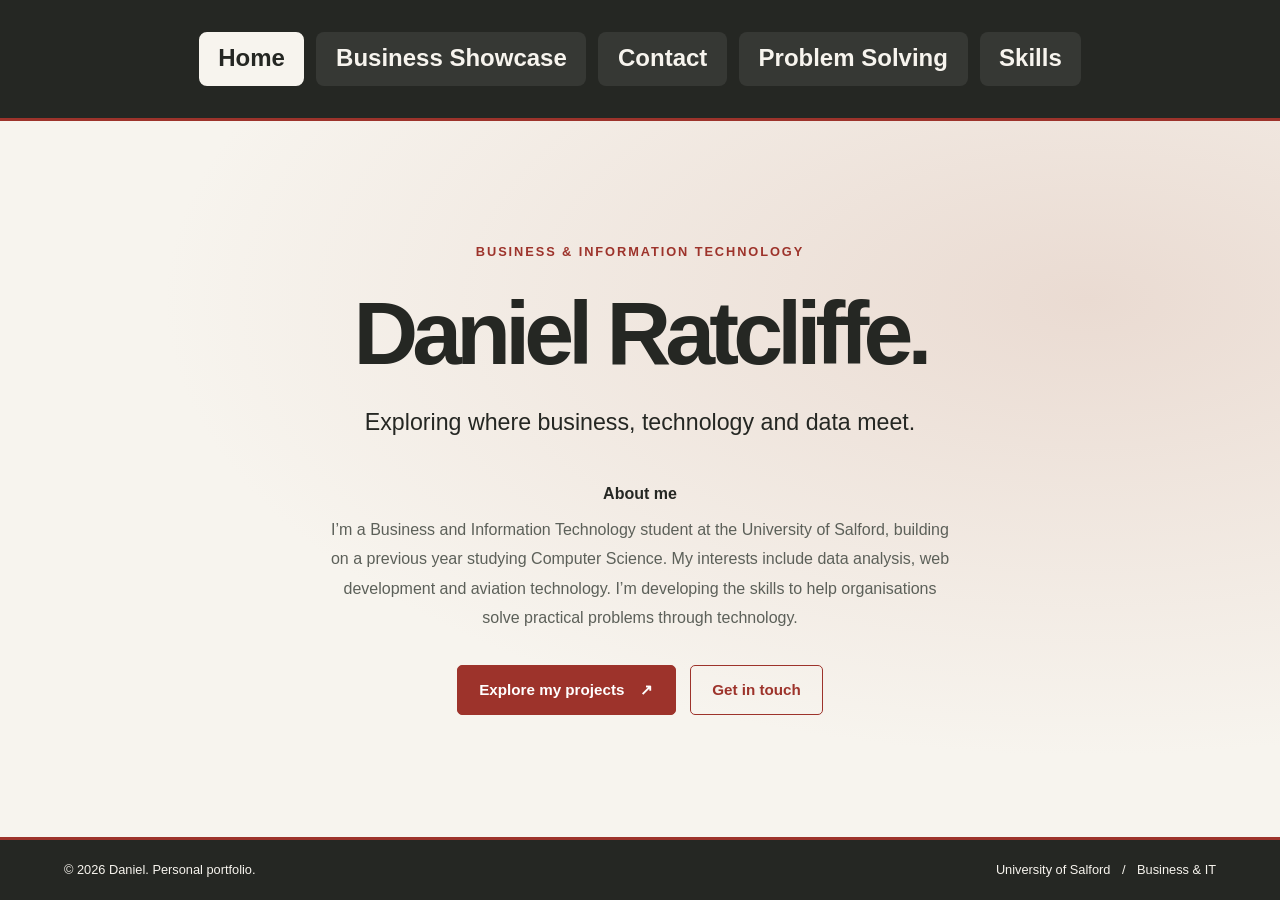
<file: index.html>
<!DOCTYPE html>
<!-- HTML5 document. The language helps screen readers pronounce the content. -->
<html lang="en-GB">
<head>
    <meta charset="UTF-8">
    <!-- This lets the layout adapt to phones instead of displaying a scaled-down desktop page. -->
    <meta name="viewport" content="width=device-width, initial-scale=1.0">
    <meta name="description" content="Daniel's Business and Information Technology student portfolio: skills, projects and a restaurant digital transformation demonstration.">
    <title>Daniel | Index</title>
    <link rel="stylesheet" href="StyleSheet.css">
    <!-- Loads the JavaScript without blocking the HTML from being read. -->
    <script src="Javascript.js" defer></script>
</head>
<body>

    <!-- The header and navigation build on the structure of the original home page. -->
    <header class="site-header">
        <div class="container header-inner">
            <nav class="site-nav" aria-label="Main navigation">
                <!-- aria-current identifies the page currently being viewed. -->
                <a href="index.html" aria-current="page">Home</a>
                <a href="BusinessShowcase.html">Business Showcase</a>
                <a href="Contact.html">Contact</a>
                <a href="ProblemSolving.html">Problem Solving</a>
                <a href="Skills.html">Skills</a>
            </nav>
        </div>
    </header>



    <main id="main-content" class="home-main">
        <div class="container">
            <!-- One main heading introduces the person; detailed projects have their own page. -->
            <section class="introduction" aria-labelledby="intro-title">
                <p class="eyebrow">Business &amp; Information Technology</p>
                    <h1 id="intro-title">Daniel Ratcliffe.</h1>
                <p class="intro-subtitle">Exploring where business, technology and data meet.</p>



                <!-- This short summary meets the home-page brief without repeating a full CV. -->
                <section class="about-me" aria-labelledby="about-title">
                    <h2 id="about-title">About me</h2>
                    <p>I’m a Business and Information Technology student at the University of Salford,
                        building on a previous year studying Computer Science. My interests include
                        data analysis, web development and aviation technology. I’m developing the
                        skills to help organisations solve practical problems through technology.</p>
                </section>




                <!-- These are links styled as buttons because they navigate to other pages. -->
                <div class="intro-actions">
                    <a class="button button-primary" href="BusinessShowcase.html">Explore my projects <span aria-hidden="true">↗</span></a>
                    <a class="button button-secondary" href="Contact.html">Get in touch</a>
                </div>
            </section>
        </div>
    </main>

    <!-- The flexible page layout keeps this footer low on short pages without covering content. -->
    <footer class="site-footer">
        <div class="container footer-inner">
            <p>&copy; 2026 Daniel. Personal portfolio.</p>
            <p>University of Salford <span aria-hidden="true">/</span> Business &amp; IT</p>
        </div>
    </footer>
</body>
</html>
</file>
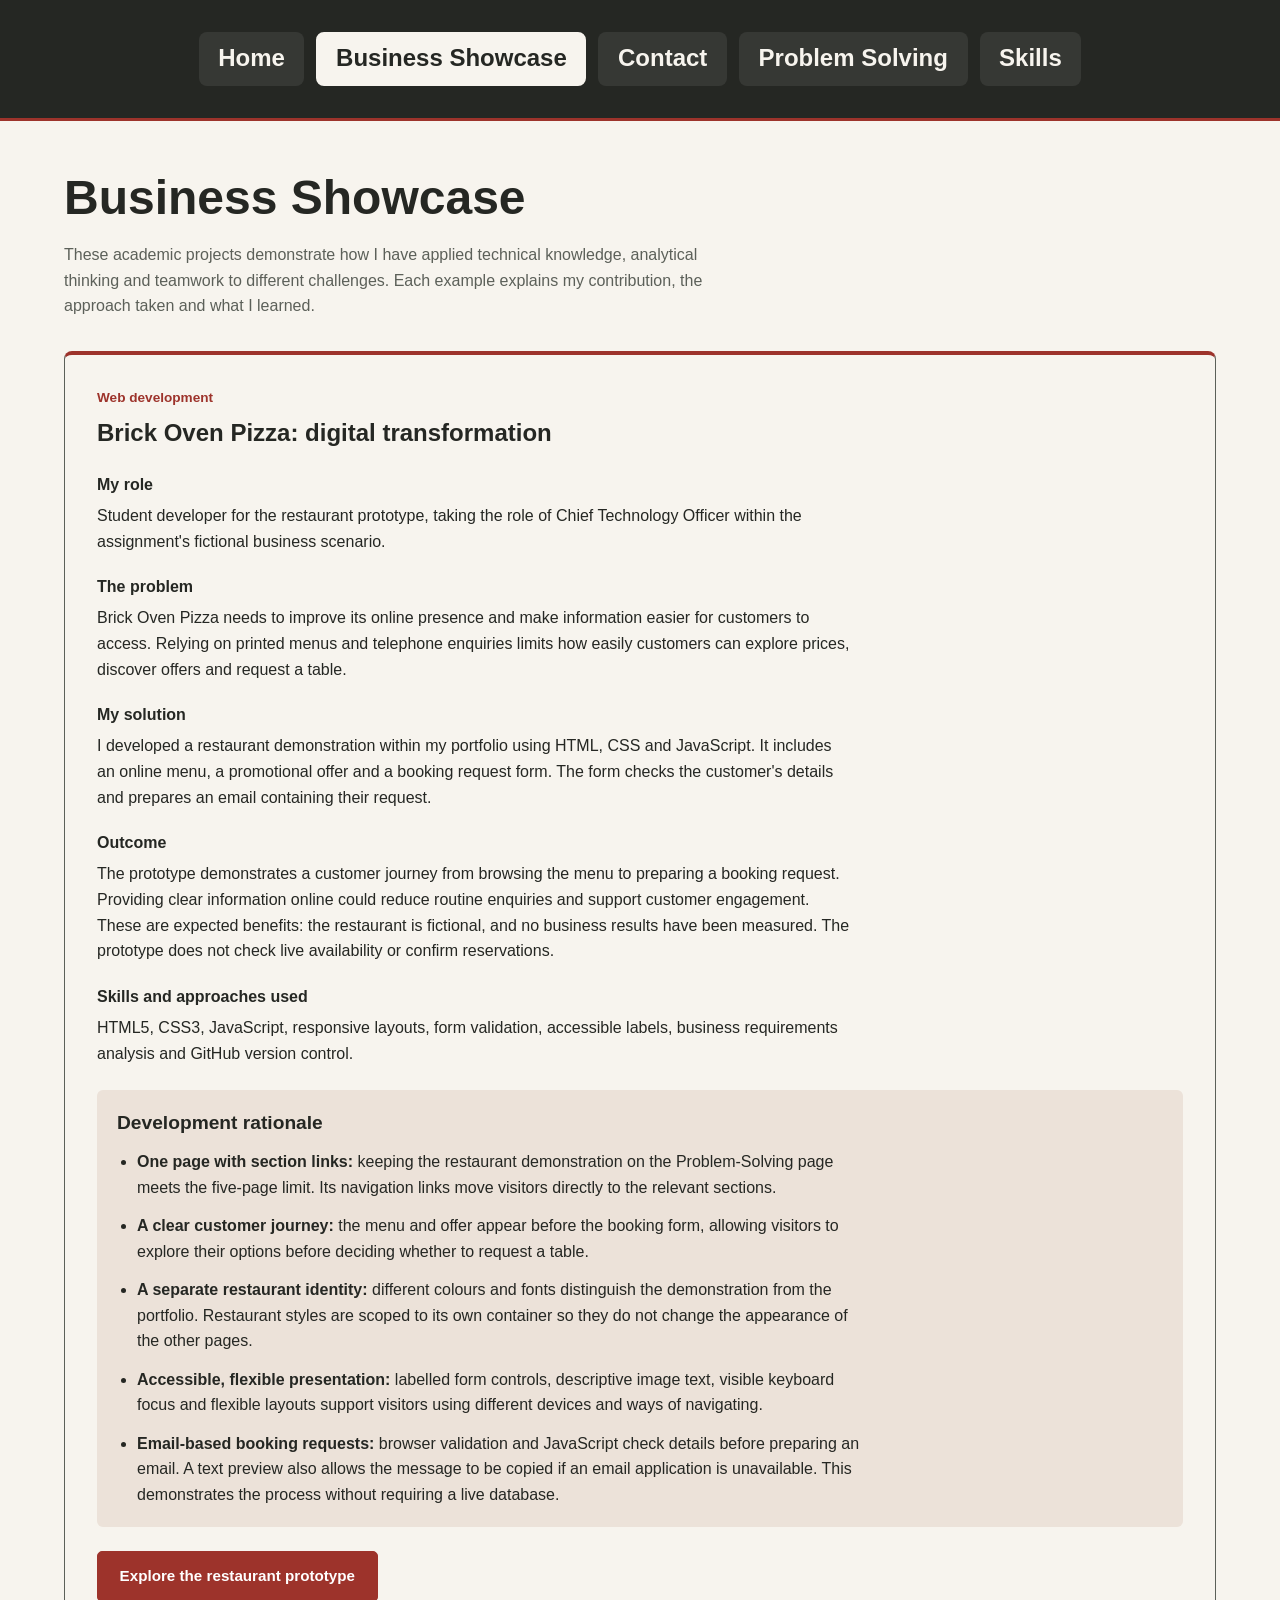
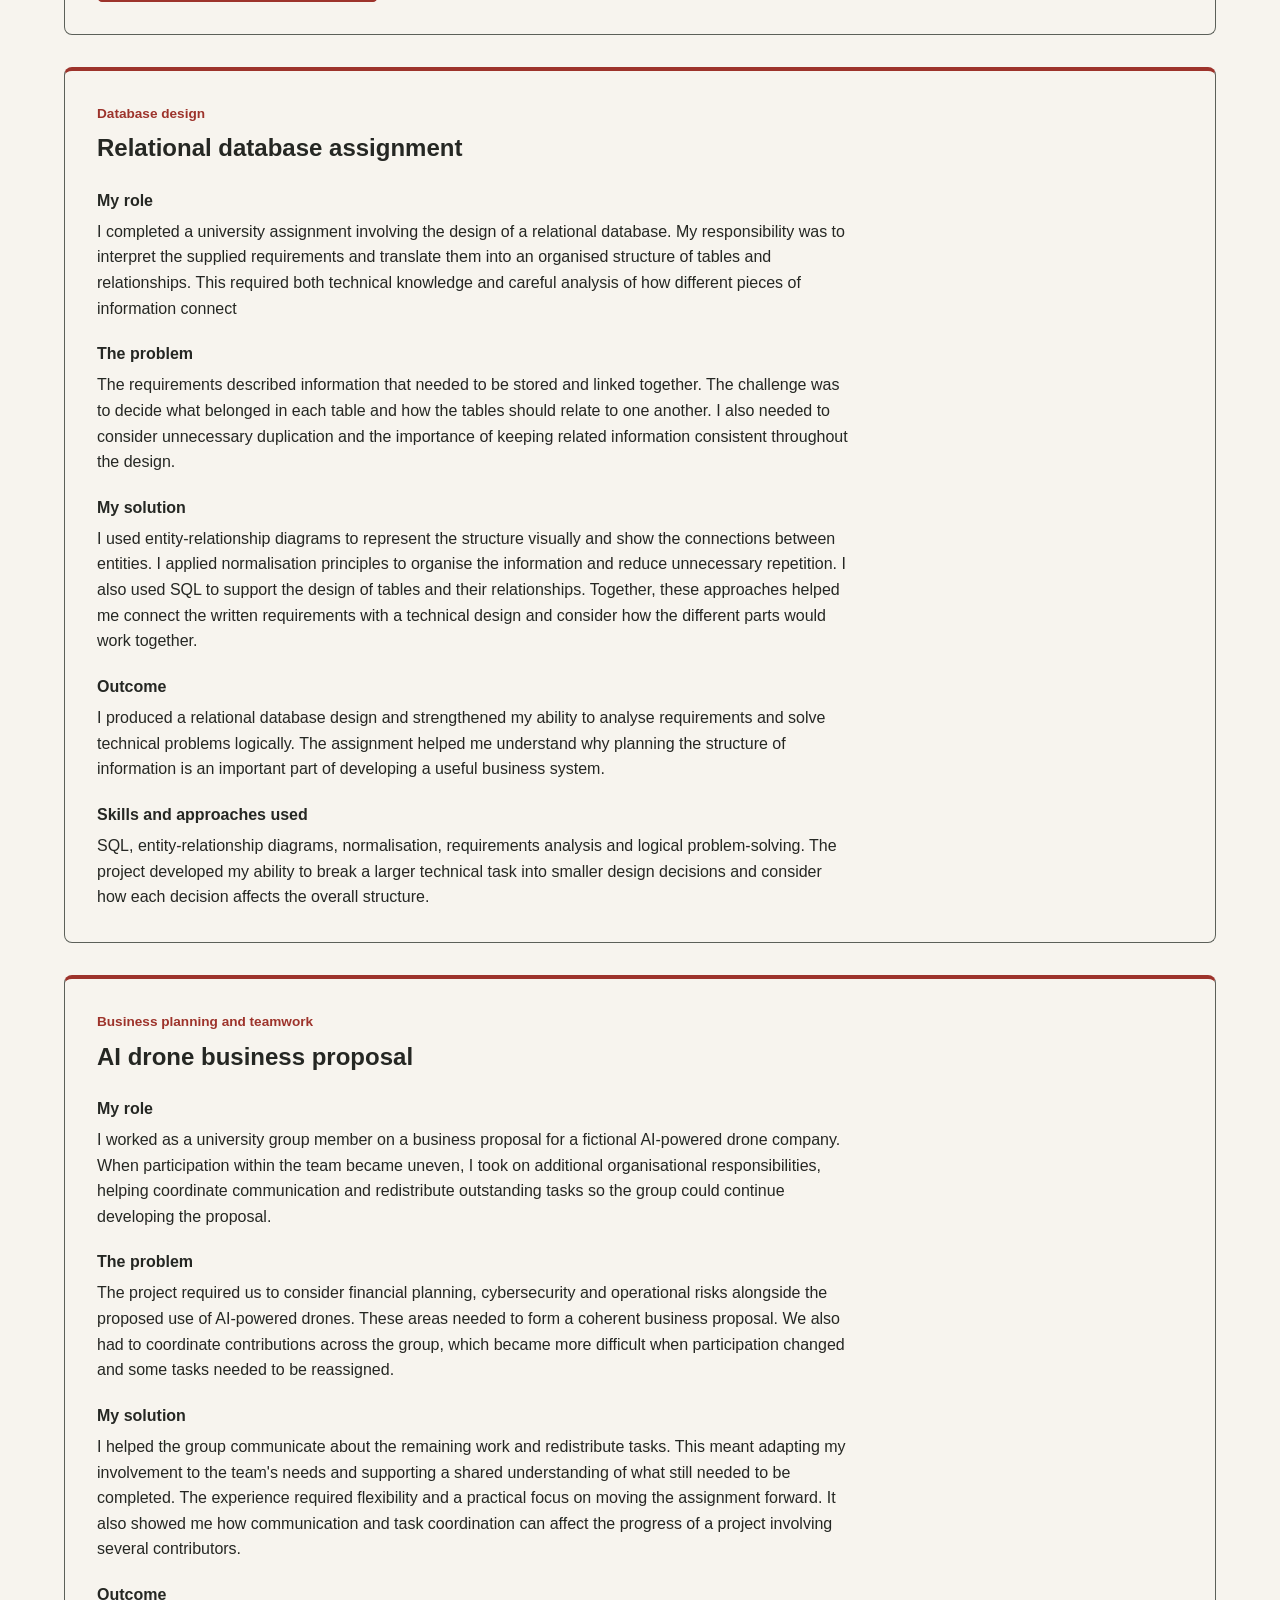
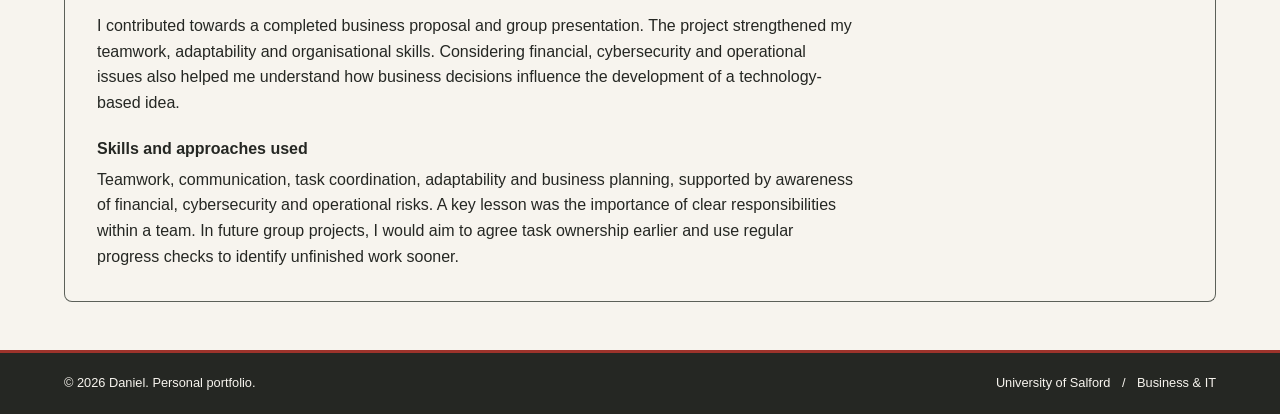
<file: BusinessShowcase.html>
<!-- 
    THIS PAGE: 

 Describe at least three projects you have been
involved in.

▪ Each project description should outline your role,
the problem addressed, the solution and outcome,
as well as skills and approaches adopted.

▪ You may use previous assignments you were
involved as business show case projects, including
group assignments, explain the skills used in that
project and your role/responsibility.

▪ You must also explain the development rationale
behind the “Problem-Solving Page” (see below),
including why you structured it the way you did. You
are expected to use this as one of your projects
showcase.
 

-->
<!DOCTYPE html>
<html lang="en-GB">

<head>
    <meta charset="UTF-8">
    <meta name="viewport" content="width=device-width, initial-scale=1.0">

    <meta name="description"
          content="Daniel's academic projects in web development, database design and business planning.">

    <title>Daniel | Business Showcase</title>

    <!-- Reuse the portfolio's shared stylesheet and JavaScript. -->
    <link rel="stylesheet" href="StyleSheet.css">
    <script src="Javascript.js" defer></script>
</head>

<body>

    <!-- SHARED HEADER AND NAVIGATION -->
    <header class="site-header">
        <div class="container header-inner">

            <nav class="site-nav" aria-label="Main navigation">
                <a href="index.html">Home</a>
                <a href="BusinessShowcase.html" aria-current="page">
                    Business Showcase
                </a>
                <a href="Contact.html">Contact</a>
                <a href="ProblemSolving.html">Problem Solving</a>
                <a href="Skills.html">Skills</a>
            </nav>

        </div>
    </header>

    <main id="main-content" class="page-main">
        <div class="container">

            <h1>Business Showcase</h1>

            <p class="showcase-intro">
                These academic projects demonstrate how I have applied
                technical knowledge, analytical thinking and teamwork
                to different challenges. Each example explains my
                contribution, the approach taken and what I learned.
            </p>

            <!-- PROJECT ONE: The restaurant case study is a required showcase. -->
            <section class="showcase-project"
                     aria-labelledby="restaurant-project-title">

                <p class="showcase-category">Web development</p>

                <h2 id="restaurant-project-title">
                    Brick Oven Pizza: digital transformation
                </h2>

                <!-- A definition list pairs each project requirement
                     with its explanation. -->
                <dl class="showcase-details">

                    <dt>My role</dt>
                    <dd>
                        Student developer for the restaurant prototype,
                        taking the role of Chief Technology Officer
                        within the assignment's fictional business scenario.
                    </dd>

                    <dt>The problem</dt>
                    <dd>
                        Brick Oven Pizza needs to improve its online presence
                        and make information easier for customers to access.
                        Relying on printed menus and telephone enquiries
                        limits how easily customers can explore prices,
                        discover offers and request a table.
                    </dd>

                    <dt>My solution</dt>
                    <dd>
                        I developed a restaurant demonstration within my
                        portfolio using HTML, CSS and JavaScript. It includes
                        an online menu, a promotional offer and a booking
                        request form. The form checks the customer's details
                        and prepares an email containing their request.
                    </dd>

                    <dt>Outcome</dt>
                    <dd>
                        The prototype demonstrates a customer journey from
                        browsing the menu to preparing a booking request.
                        Providing clear information online could reduce
                        routine enquiries and support customer engagement.
                        These are expected benefits: the restaurant is
                        fictional, and no business results have been measured.
                        The prototype does not check live availability or
                        confirm reservations.
                    </dd>

                    <dt>Skills and approaches used</dt>
                    <dd>
                        HTML5, CSS3, JavaScript, responsive layouts,
                        form validation, accessible labels, business
                        requirements analysis and GitHub version control.
                    </dd>

                </dl>

                <!-- Explain why the page was designed this way,
                     rather than only describing its features. -->
                <div class="showcase-rationale">

                    <h3>Development rationale</h3>

                    <ul>
                        <li>
                            <strong>One page with section links:</strong>
                            keeping the restaurant demonstration on the
                            Problem-Solving page meets the five-page limit.
                            Its navigation links move visitors directly to
                            the relevant sections.
                        </li>

                        <li>
                            <strong>A clear customer journey:</strong>
                            the menu and offer appear before the booking form,
                            allowing visitors to explore their options before
                            deciding whether to request a table.
                        </li>

                        <li>
                            <strong>A separate restaurant identity:</strong>
                            different colours and fonts distinguish the
                            demonstration from the portfolio. Restaurant
                            styles are scoped to its own container so they
                            do not change the appearance of the other pages.
                        </li>

                        <li>
                            <strong>Accessible, flexible presentation:</strong>
                            labelled form controls, descriptive image text,
                            visible keyboard focus and flexible layouts
                            support visitors using different devices and
                            ways of navigating.
                        </li>

                        <li>
                            <strong>Email-based booking requests:</strong>
                            browser validation and JavaScript check details
                            before preparing an email. A text preview also
                            allows the message to be copied if an email
                            application is unavailable. This demonstrates
                            the process without requiring a live database.
                        </li>
                    </ul>

                </div>

                <a class="button button-primary"
                   href="ProblemSolving.html">
                    Explore the restaurant prototype
                </a>

            </section>

            <!-- PROJECT TWO: Based on the database assignment in my CV. -->
            <section class="showcase-project"
                     aria-labelledby="database-project-title">

                <p class="showcase-category">Database design</p>

                <h2 id="database-project-title">
                    Relational database assignment
                </h2>

                <dl class="showcase-details">

                    <dt>My role</dt>
                    <dd>
                         I completed a university assignment involving the design
                        of a relational database. My responsibility was to
                         interpret the supplied requirements and translate them
                         into an organised structure of tables and relationships.
                          This required both technical knowledge and careful
                         analysis of how different pieces of information connect
                    </dd>

                    <dt>The problem</dt>
                    <dd>
                        The requirements described information that needed to
                         be stored and linked together. The challenge was to
                        decide what belonged in each table and how the tables
                         should relate to one another. I also needed to consider
                         unnecessary duplication and the importance of keeping
                         related information consistent throughout the design.
                    </dd>

                    <dt>My solution</dt>
                    <dd>
                         I used entity-relationship diagrams to represent the
                         structure visually and show the connections between
                        entities. I applied normalisation principles to organise
                        the information and reduce unnecessary repetition.
                        I also used SQL to support the design of tables and
                        their relationships. Together, these approaches helped
                        me connect the written requirements with a technical
                        design and consider how the different parts would
                        work together.
                    </dd>

                    <dt>Outcome</dt>
                    <dd>
                        I produced a relational database design and strengthened
                        my ability to analyse requirements and solve technical
                        problems logically. The assignment helped me understand
                         why planning the structure of information is an
                        important part of developing a useful business system.
                    </dd>

                    <dt>Skills and approaches used</dt>
                    <dd>
                        SQL, entity-relationship diagrams, normalisation,
                        requirements analysis and logical problem-solving.
                        The project developed my ability to break a larger
                        technical task into smaller design decisions and
                        consider how each decision affects the overall structure.
                    </dd>

                </dl>

            </section>

            <!-- PROJECT THREE: Describe my contribution within the group. -->
            <section class="showcase-project"
                     aria-labelledby="drone-project-title">

                <p class="showcase-category">Business planning and teamwork</p>

                <h2 id="drone-project-title">
                    AI drone business proposal
                </h2>

                <dl class="showcase-details">

                    <dt>My role</dt>
                    <dd>
                        I worked as a university group member on a business
                        proposal for a fictional AI-powered drone company.
                        When participation within the team became uneven,
                        I took on additional organisational responsibilities,
                        helping coordinate communication and redistribute
                        outstanding tasks so the group could continue
                        developing the proposal.
                    </dd>

                    <dt>The problem</dt>
                    <dd>
                        The project required us to consider financial planning,
                        cybersecurity and operational risks alongside the
                        proposed use of AI-powered drones. These areas needed
                        to form a coherent business proposal. We also had to
                        coordinate contributions across the group, which became
                        more difficult when participation changed and some
                        tasks needed to be reassigned.
                    </dd>

                    <dt>My solution</dt>
                    <dd>
                        I helped the group communicate about the remaining
                        work and redistribute tasks. This meant adapting my
                        involvement to the team's needs and supporting a shared
                        understanding of what still needed to be completed.
                        The experience required flexibility and a practical
                        focus on moving the assignment forward. It also showed
                        me how communication and task coordination can affect
                        the progress of a project involving several contributors.
                    </dd>

                    <dt>Outcome</dt>
                    <dd>
                         I contributed towards a completed business proposal
                        and group presentation. The project strengthened my
                        teamwork, adaptability and organisational skills.
                        Considering financial, cybersecurity and operational
                        issues also helped me understand how business decisions
                        influence the development of a technology-based idea.
                    </dd>

                    <dt>Skills and approaches used</dt>
                    <dd>
                        Teamwork, communication, task coordination, adaptability
                        and business planning, supported by awareness of
                        financial, cybersecurity and operational risks.
                        A key lesson was the importance of clear responsibilities
                        within a team. In future group projects, I would aim to
                        agree task ownership earlier and use regular progress
                        checks to identify unfinished work sooner.
                    </dd>

                </dl>

            </section>

        </div>
    </main>

    <!-- SHARED FOOTER -->
    <footer class="site-footer">
        <div class="container footer-inner">

            <p>&copy; 2026 Daniel. Personal portfolio.</p>

            <p>
                University of Salford
                <span aria-hidden="true">/</span>
                Business &amp; IT
            </p>

        </div>
    </footer>

</body>
</html>
</file>
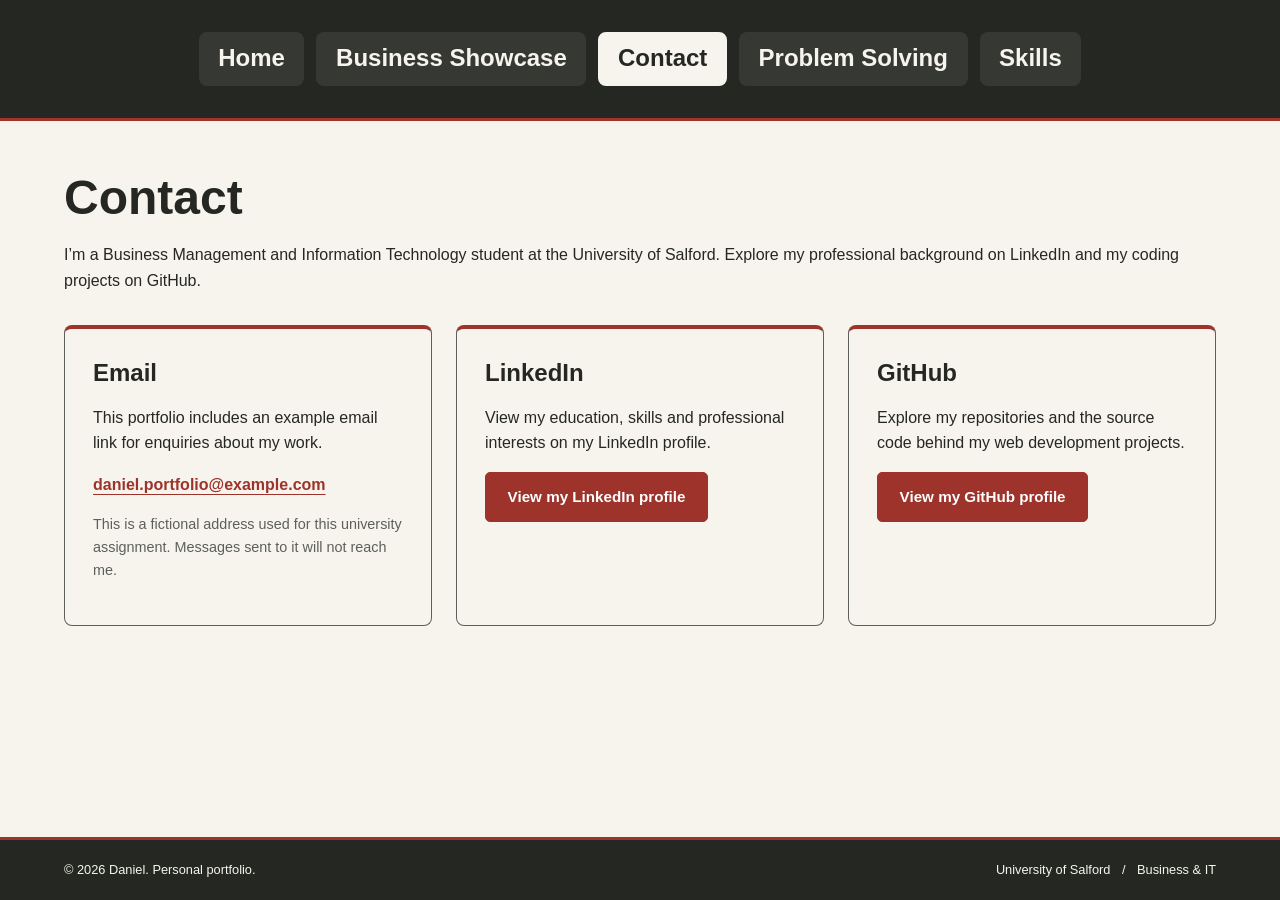
<file: Contact.html>
<!--

THIS PAGE:

Provide an email address (can be fictional) and links
to your public professional profiles. Ensure links are
functional and clearly labelled.


-->
<!DOCTYPE html>
<html lang="en-GB">

<head>
    <meta charset="UTF-8">

    <!-- Allows the page to adapt to mobile and desktop screens. -->
    <meta name="viewport" content="width=device-width, initial-scale=1.0">

    <meta name="description"
          content="Contact Daniel Ratcliffe and explore his LinkedIn and GitHub profiles.">

    <title>Daniel | Contact</title>
    <link rel="stylesheet" href="StyleSheet.css">
</head>

<body>

    <!-- Shared navigation: highlight Contact on this page only. -->
    <header class="site-header">
        <div class="container header-inner">
            <nav class="site-nav" aria-label="Main navigation">
                <a href="index.html">Home</a>
                <a href="BusinessShowcase.html">Business Showcase</a>
                <a href="Contact.html" aria-current="page">Contact</a>
                <a href="ProblemSolving.html">Problem Solving</a>
                <a href="Skills.html">Skills</a>
            </nav>
        </div>
    </header>

    <main id="main-content" class="page-main">
        <div class="container">

            <h1>Contact</h1>
            <p>
                I’m a Business Management and Information Technology
                student at the University of Salford. Explore my
                professional background on LinkedIn and my coding
                projects on GitHub.
            </p>

            <!-- These cards use the existing responsive contact-grid styles. -->
            <div class="contact-grid">

                <section class="contact-card" aria-labelledby="email-title">
                    <h2 id="email-title">Email</h2>

                    <p>
                        This portfolio includes an example email link
                        for enquiries about my work.
                    </p>

                    <!-- Opens an email application; does not send automatically. -->
                    <p class="contact-address">
                        <a href="mailto:daniel.portfolio@example.com">
                            daniel.portfolio@example.com
                        </a>
                    </p>

                    <p class="contact-note">
                        This is a fictional address used for this
                        university assignment. Messages sent to it
                        will not reach me.
                    </p>
                </section>

                <section class="contact-card" aria-labelledby="linkedin-title">
                    <h2 id="linkedin-title">LinkedIn</h2>

                    <p>
                        View my education, skills and professional
                        interests on my LinkedIn profile.
                    </p>

                    <!-- Descriptive link text makes the destination clear. -->
                    <a class="button button-primary"
                       href="https://www.linkedin.com/in/daniel-ratcliffe-ba8403444/">
                        View my LinkedIn profile
                    </a>
                </section>

                <section class="contact-card" aria-labelledby="github-title">
                    <h2 id="github-title">GitHub</h2>

                    <p>
                        Explore my repositories and the source code
                        behind my web development projects.
                    </p>

                    <a class="button button-primary"
                       href="https://github.com/DanielRatcliffe">
                        View my GitHub profile
                    </a>
                </section>

            </div>
        </div>
    </main>

    <!-- Shared footer used throughout the portfolio. -->
    <footer class="site-footer">
        <div class="container footer-inner">
            <p>&copy; 2026 Daniel. Personal portfolio.</p>
            <p>
                University of Salford
                <span aria-hidden="true">/</span>
                Business &amp; IT
            </p>
        </div>
    </footer>

</body>
</html>
</file>
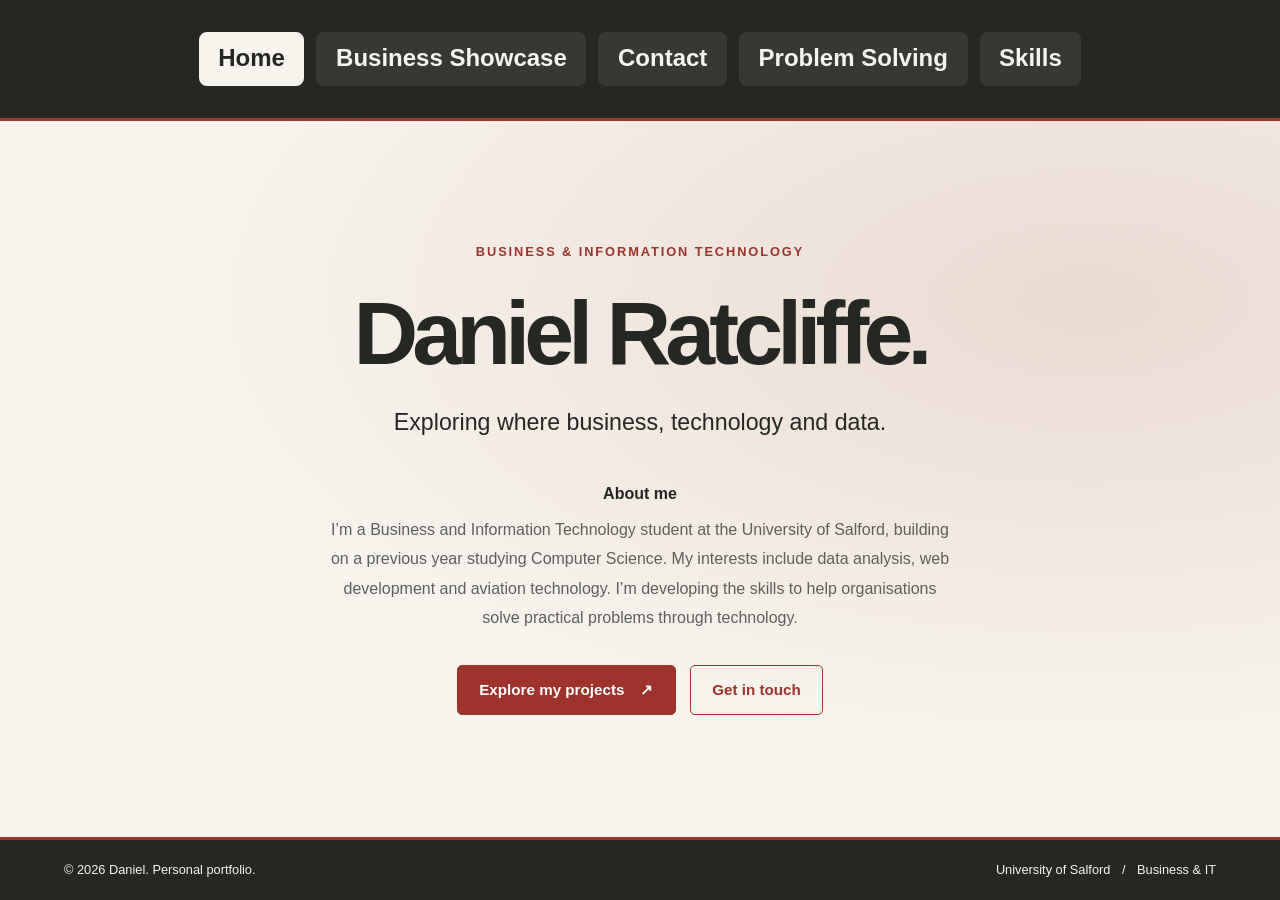
<file: Home.html>
<!DOCTYPE html>
<!-- HTML5 document. The language helps screen readers pronounce the content. -->
<html lang="en-GB">
<head>
    <meta charset="UTF-8">
    <!-- This lets the layout adapt to phones instead of displaying a scaled-down desktop page. -->
    <meta name="viewport" content="width=device-width, initial-scale=1.0">
    <meta name="description" content="Daniel's Business and Information Technology student portfolio: skills, projects and a restaurant digital transformation demonstration.">
    <title>Daniel | Home</title>
    <link rel="stylesheet" href="StyleSheet.css">
</head>
<body>

    <!-- The header and navigation build on the structure of the original home page. -->
    <header class="site-header">
        <div class="container header-inner">
            <nav class="site-nav" aria-label="Main navigation">
                <!-- aria-current identifies the page currently being viewed. -->
                <a href="Home.html" aria-current="page">Home</a>
                <a href="BusinessShowcase.html">Business Showcase</a>
                <a href="Contact.html">Contact</a>
                <a href="ProblemSolving.html">Problem Solving</a>
                <a href="Skills.html">Skills</a>
            </nav>
        </div>
    </header>



    <main id="main-content" class="home-main">
        <div class="container">
            <!-- One main heading introduces the person; detailed projects have their own page. -->
            <section class="introduction" aria-labelledby="intro-title">
                <p class="eyebrow">Business &amp; Information Technology</p>
                    <h1 id="intro-title">Daniel Ratcliffe.</h1>
                <p class="intro-subtitle">Exploring where business, technology and data.</p>



                <!-- This short summary meets the home-page brief without repeating a full CV. -->
                <section class="about-me" aria-labelledby="about-title">
                    <h2 id="about-title">About me</h2>
                    <p>I’m a Business and Information Technology student at the University of Salford,
                        building on a previous year studying Computer Science. My interests include
                        data analysis, web development and aviation technology. I’m developing the
                        skills to help organisations solve practical problems through technology.</p>
                </section>




                <!-- These are links styled as buttons because they navigate to other pages. -->
                <div class="intro-actions">
                    <a class="button button-primary" href="BusinessShowcase.html">Explore my projects <span aria-hidden="true">↗</span></a>
                    <a class="button button-secondary" href="Contact.html">Get in touch</a>
                </div>
            </section>
        </div>
    </main>

    <!-- The flexible page layout keeps this footer low on short pages without covering content. -->
    <footer class="site-footer">
        <div class="container footer-inner">
            <p>&copy; 2026 Daniel. Personal portfolio.</p>
            <p>University of Salford <span aria-hidden="true">/</span> Business &amp; IT</p>
        </div>
    </footer>
</body>
</html>
</file>
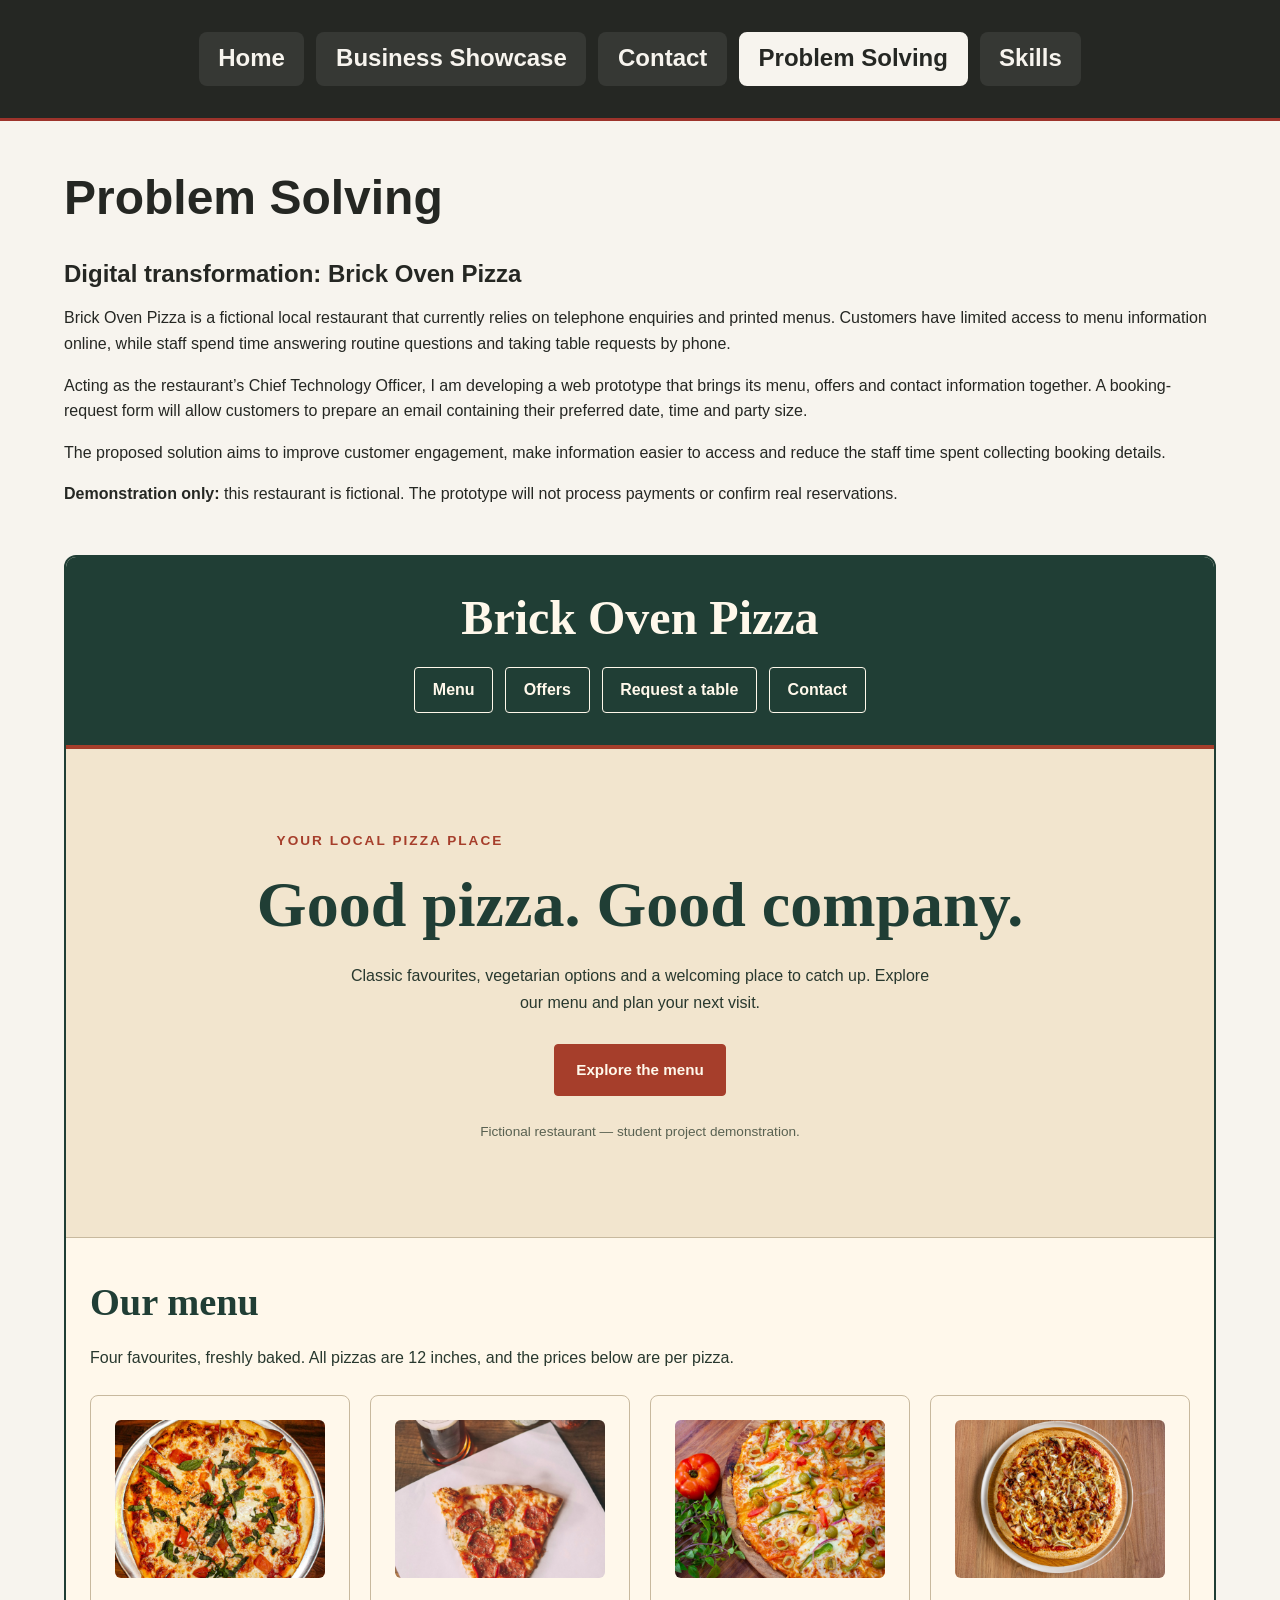
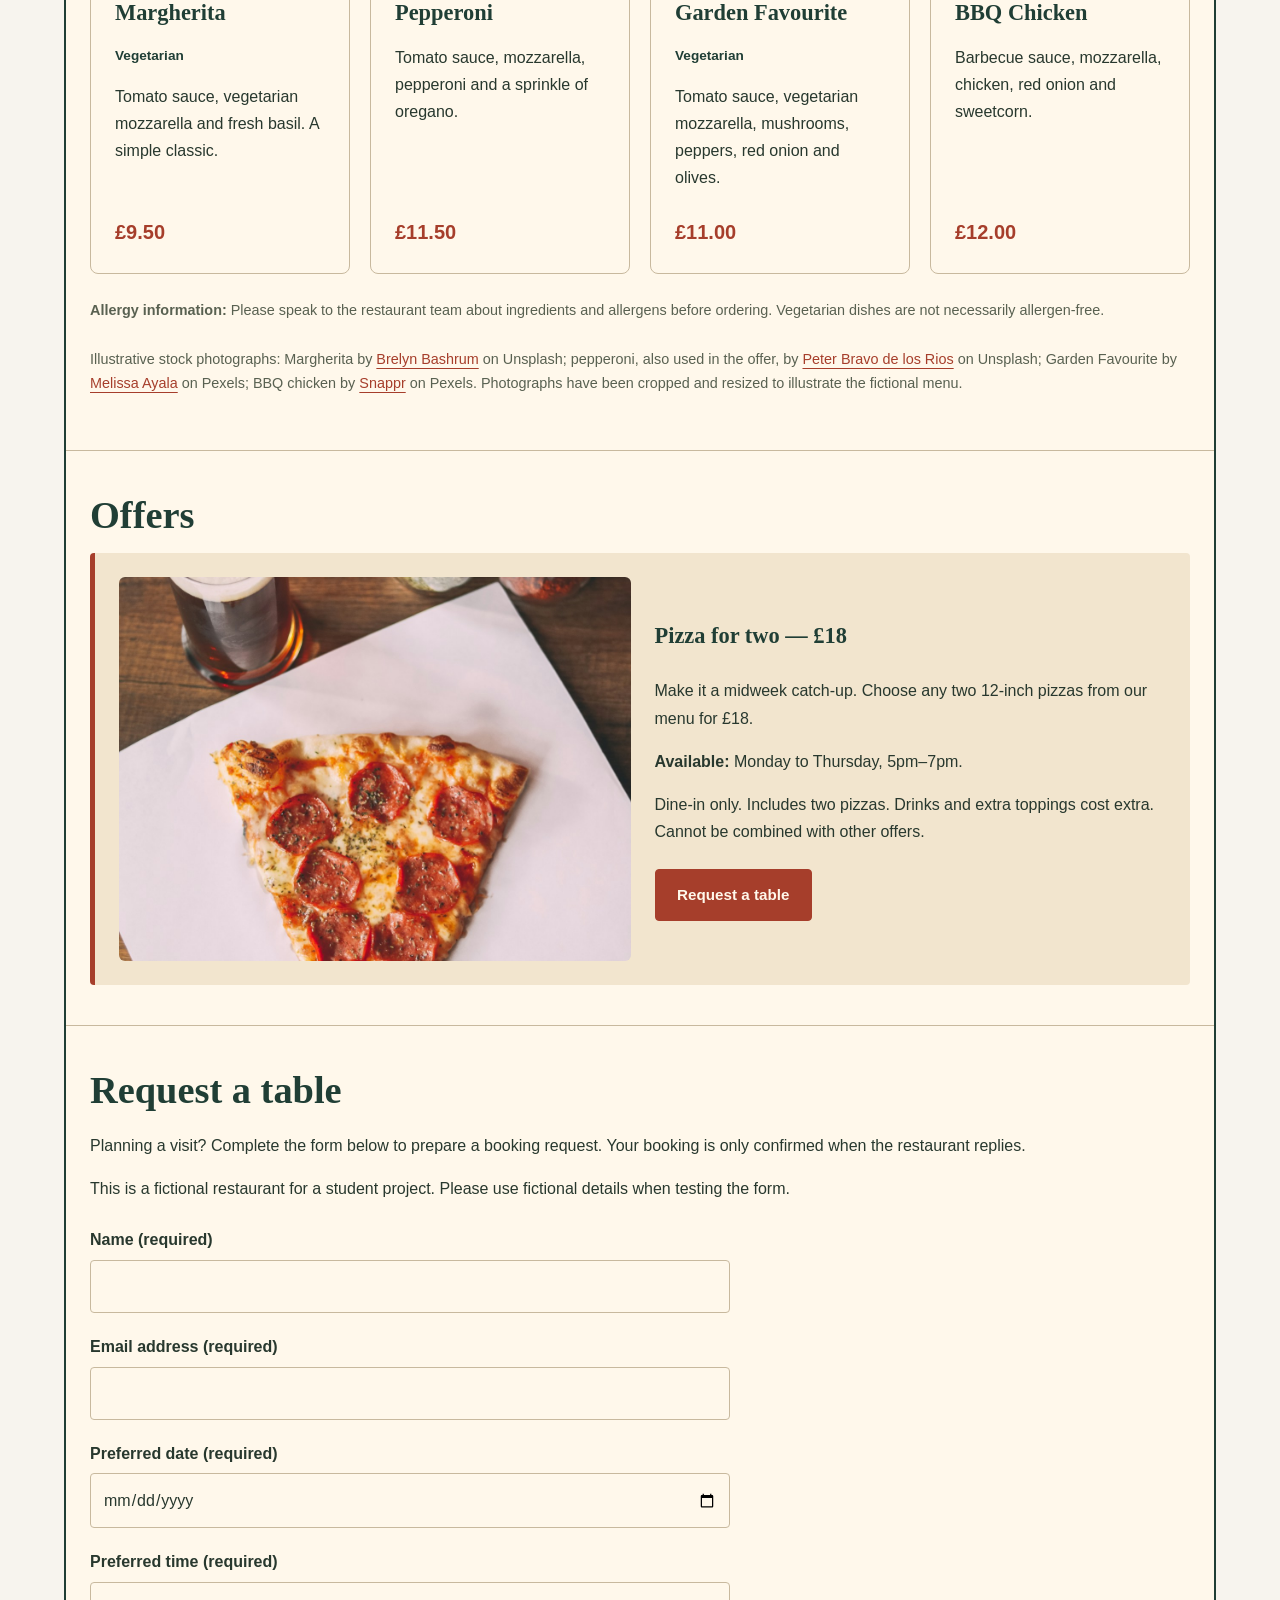
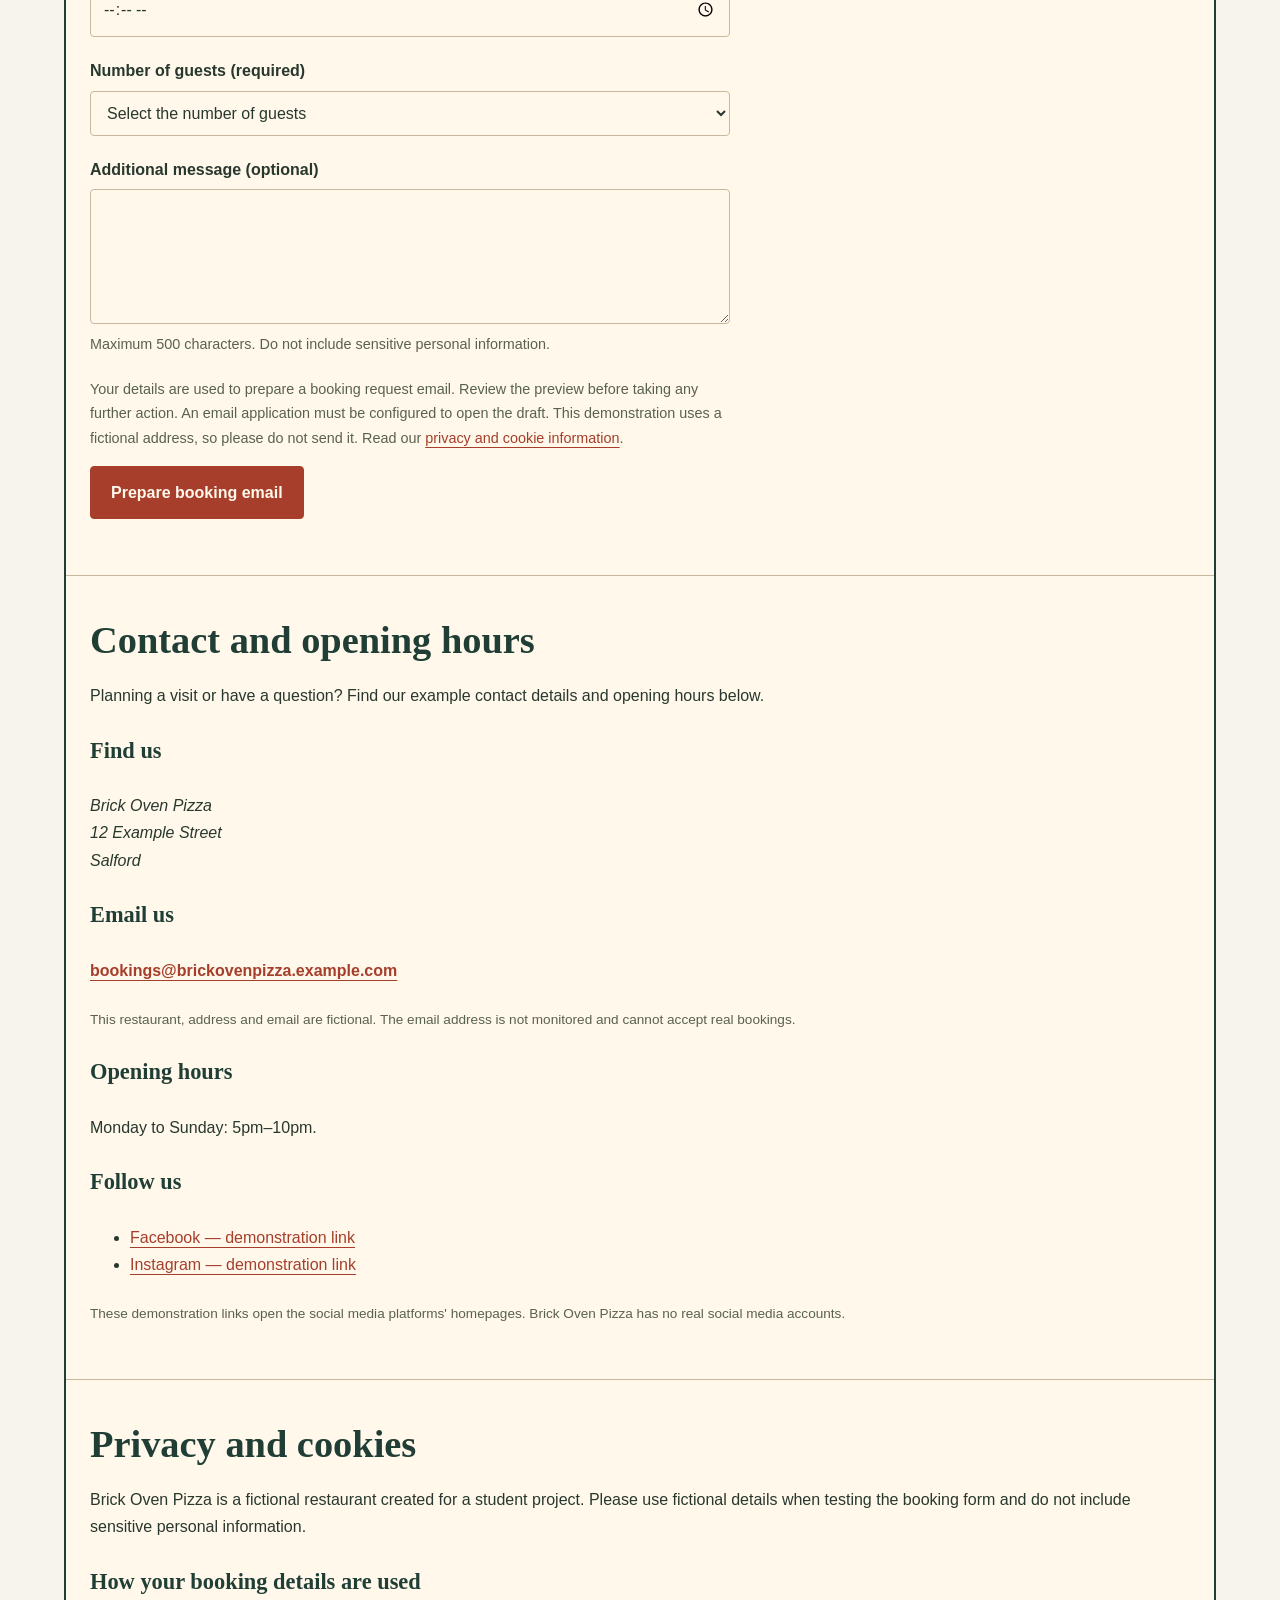
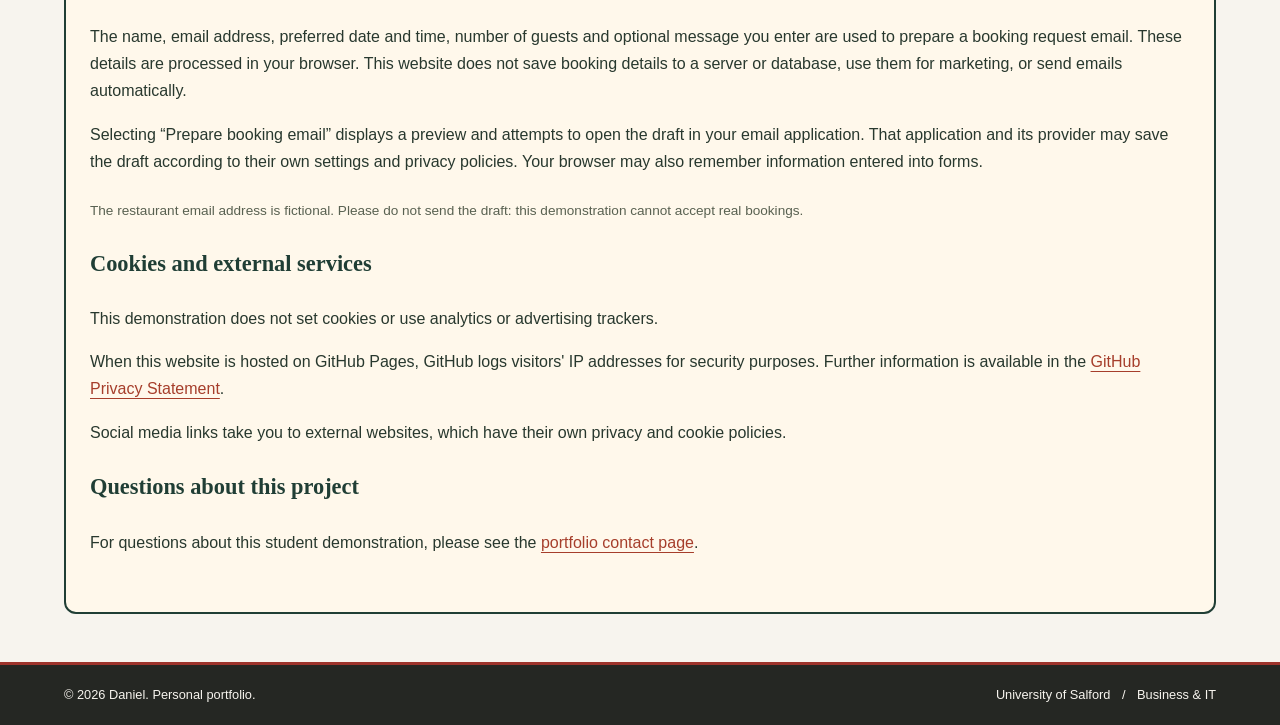
<file: ProblemSolving.html>
<!-- 
    
    THIS PAGE: 
     
    ▪ This page must demonstrate your web development
skills and how they can be applied to a real-world
business need.

▪ Business Context: Provide a short
introduction explaining the restaurant’s
digital transformation case study goals.

▪ Integration with social media links (e.g.,
Facebook, Instagram, Twitter/X).

▪ Display of the restaurant’s contact details.

    ▪ An interactive form that allows users to
enter details (e.g., name, booking request,
feedback).

▪ The form should automatically generate an
email message with the user’s input (no live
database required).

▪ Consideration of privacy, security, and data
protection requirements, such as GDPR and
cookie consent reminder.

not sure if all that will be done but will try to do as much as possible.
    -->
<!DOCTYPE html>
<html lang="en-GB">

<head>
    <meta charset="UTF-8">

    <!-- Allows the page to adapt to mobile and desktop screens. -->
    <meta name="viewport" content="width=device-width, initial-scale=1.0">

    <meta name="description"
          content="A fictional pizza restaurant prototype demonstrating how web technologies can support digital transformation.">

    <title>Daniel | Problem Solving</title>

    <!-- Reuses the portfolio's shared layout and styling. -->
    <link rel="stylesheet" href="StyleSheet.css">

    <!-- Runs after the HTML has been parsed.
         We will add the restaurant form functionality in a later step. -->
    <script src="Javascript.js" defer></script>
</head>

<body>

    <!-- PORTFOLIO NAVIGATION
         Problem Solving is highlighted as the current page. -->
    <header class="site-header">
        <div class="container header-inner">
            <nav class="site-nav" aria-label="Main navigation">
                <a href="index.html">Home</a>
                <a href="BusinessShowcase.html">Business Showcase</a>
                <a href="Contact.html">Contact</a>
                <a href="ProblemSolving.html" aria-current="page">
                    Problem Solving
                </a>
                <a href="Skills.html">Skills</a>
            </nav>
        </div>
    </header>

    <main id="main-content" class="page-main">
        <div class="container">

            <h1>Problem Solving</h1>

            <!-- BUSINESS CONTEXT
                 Explains the fictional business need and proposed solution. -->
            <section aria-labelledby="business-context-title">
                <h2 id="business-context-title">
                    Digital transformation: Brick Oven Pizza
                </h2>

                <p>
                    Brick Oven Pizza is a fictional local restaurant that
                    currently relies on telephone enquiries and printed
                    menus. Customers have limited access to menu information
                    online, while staff spend time answering routine
                    questions and taking table requests by phone.
                </p>

                <p>
                    Acting as the restaurant’s Chief Technology Officer,
                    I am developing a web prototype that brings its menu,
                    offers and contact information together. A booking-request
                    form will allow customers to prepare an email containing
                    their preferred date, time and party size.
                </p>

                <p>
                    The proposed solution aims to improve customer
                    engagement, make information easier to access and
                    reduce the staff time spent collecting booking details.
                </p>

                <p>
                    <strong>Demonstration only:</strong>
                    this restaurant is fictional. The prototype will not
                    process payments or confirm real reservations.
                </p>
            </section>

            <!-- RESTAURANT DEMONSTRATION
                 Step 2: add the restaurant introduction and section navigation.
                 Later steps: add the menu, offer, form and contact information.
                 Everything stays inside this page. -->
            <!-- RESTAURANT DEMONSTRATION
     This navigation links to sections within the same HTML page. -->
<div class="restaurant-demo">

    <header class="restaurant-header">
        <h2 class="restaurant-name">Brick Oven Pizza</h2>

        <nav class="restaurant-nav" aria-label="Restaurant navigation">
            <a href="#restaurant-menu">Menu</a>
            <a href="#restaurant-offers">Offers</a>
            <a href="#restaurant-booking">Request a table</a>
            <a href="#restaurant-contact">Contact</a>
        </nav>
    </header>

    <!-- Opening section introduces the restaurant and its main action. -->
    <section class="restaurant-hero" aria-labelledby="restaurant-welcome">
        <p class="restaurant-label">Your local pizza place</p>

        <h2 id="restaurant-welcome">
            Good pizza. Good company.
        </h2>

        <p>
            Classic favourites, vegetarian options and a welcoming
            place to catch up. Explore our menu and plan your next visit.
        </p>

        <a class="button button-primary" href="#restaurant-menu">
            Explore the menu
        </a>

        <p class="restaurant-demo-note">
            Fictional restaurant — student project demonstration.
        </p>
    </section>

 <!-- MENU: Each pizza has an image, description and individual price. -->
<section id="restaurant-menu"
         class="restaurant-section"
         aria-labelledby="restaurant-menu-title">

    <h2 id="restaurant-menu-title">Our menu</h2>

    <p>
        Four favourites, freshly baked. All pizzas are 12 inches,
        and the prices below are per pizza.
    </p>

    <div class="restaurant-menu-grid">

        <!-- Image paths are relative to this HTML file. -->
        <article class="restaurant-menu-item">
            <img
                class="restaurant-food-image"
                src="images/margherita.jpg"
                alt="Margherita pizza with tomato, mozzarella and basil"
                width="1200"
                height="900"
                loading="lazy">

            <h3>Margherita</h3>
            <p class="restaurant-dietary">Vegetarian</p>
            <p>
                Tomato sauce, vegetarian mozzarella and fresh basil.
                A simple classic.
            </p>
            <p class="restaurant-price">£9.50</p>
        </article>

        <article class="restaurant-menu-item">
            <img
                class="restaurant-food-image"
                src="images/pepperoni.jpg"
                alt="A slice of pepperoni pizza with melted cheese"
                width="1200"
                height="900"
                loading="lazy">

            <h3>Pepperoni</h3>
            <p>
                Tomato sauce, mozzarella, pepperoni and a sprinkle
                of oregano.
            </p>
            <p class="restaurant-price">£11.50</p>
        </article>

        <article class="restaurant-menu-item">
            <img
                class="restaurant-food-image"
                src="images/garden-favourite.jpg"
                alt="Vegetable pizza topped with peppers, red onion and olives"
                width="1200"
                height="900"
                loading="lazy">

            <h3>Garden Favourite</h3>
            <p class="restaurant-dietary">Vegetarian</p>
            <p>
                Tomato sauce, vegetarian mozzarella, mushrooms,
                peppers, red onion and olives.
            </p>
            <p class="restaurant-price">£11.00</p>
        </article>

        <article class="restaurant-menu-item">
            <img
                class="restaurant-food-image"
                src="images/bbq-chicken.jpg"
                alt="Barbecue chicken pizza topped with cheese and onions"
                width="1200"
                height="900"
                loading="lazy">

            <h3>BBQ Chicken</h3>
            <p>
                Barbecue sauce, mozzarella, chicken, red onion
                and sweetcorn.
            </p>
            <p class="restaurant-price">£12.00</p>
        </article>

    </div>

    <p class="restaurant-menu-note">
        <strong>Allergy information:</strong>
        Please speak to the restaurant team about ingredients and allergens
        before ordering. Vegetarian dishes are not necessarily allergen-free.
    </p>

<!-- Credit the menu photographs and the image reused in the offer. -->
<p class="restaurant-menu-note">
    Illustrative stock photographs:
    Margherita by
    <a href="https://unsplash.com/photos/a-margherita-pizza-with-fresh-basil-and-tomatoes-OHKYsQUnLwQ">
        Brelyn Bashrum</a>
    on Unsplash;
    pepperoni, also used in the offer, by
    <a href="https://unsplash.com/photos/pepperoni-pizza-OklpRh8-Sns">
        Peter Bravo de los Rios</a>
    on Unsplash;
    Garden Favourite by
    <a href="https://www.pexels.com/photo/pizza-served-in-a-restaurant-20300404/">
        Melissa Ayala</a>
    on Pexels;
    BBQ chicken by
    <a href="https://www.pexels.com/photo/delicious-bbq-chicken-pizza-on-wooden-table-29839587/">
        Snappr</a>
    on Pexels.
    Photographs have been cropped and resized to illustrate the fictional menu.
</p>

</section>

<!-- OFFERS: Keep the price, conditions and booking link together. -->
<section id="restaurant-offers"
         class="restaurant-section"
         aria-labelledby="restaurant-offers-title">

    <h2 id="restaurant-offers-title">Offers</h2>

    <div class="restaurant-offer">

        <div class="restaurant-offer-layout">

            <img
                class="restaurant-food-image"
                src="images/pepperoni.jpg"
                alt="A slice of pepperoni pizza, one of the options in the two-pizza offer"
                width="1200"
                height="900"
                loading="lazy">

            <div>
                <h3>Pizza for two — £18</h3>

                <p>
                    Make it a midweek catch-up. Choose any two
                    12-inch pizzas from our menu for £18.
                </p>

                <p>
                    <strong>Available:</strong>
                    Monday to Thursday, 5pm–7pm.
                </p>

                <p>
                    Dine-in only. Includes two pizzas.
                    Drinks and extra toppings cost extra.
                    Cannot be combined with other offers.
                </p>

                <!-- This link moves to the existing booking form. -->
                <a class="button button-primary"
                   href="#restaurant-booking">
                    Request a table
                </a>
            </div>

        </div>

    </div>

</section>

 <!-- Booking request: JavaScript will turn these details into an email. -->
<section id="restaurant-booking"
         class="restaurant-section"
         aria-labelledby="restaurant-booking-title">

    <h2 id="restaurant-booking-title">Request a table</h2>

    <p>
        Planning a visit? Complete the form below to prepare a booking
        request. Your booking is only confirmed when the restaurant replies.
    </p>

    <p id="booking-demo-note">
        This is a fictional restaurant for a student project.
        Please use fictional details when testing the form.
    </p>

    <form id="booking-form" aria-describedby="booking-demo-note">

        <!-- Each label connects to its input using matching for and id values. -->
        <div class="booking-field">
            <label for="booking-name">Name (required)</label>
            <input
                type="text"
                id="booking-name"
                name="customerName"
                autocomplete="name"
                maxlength="100"
                required>
        </div>

        <div class="booking-field">
            <label for="booking-email">Email address (required)</label>
            <input
                type="email"
                id="booking-email"
                name="customerEmail"
                autocomplete="email"
                maxlength="254"
                required>
        </div>

        <!-- Native date and time inputs provide browser-supported controls. -->
        <div class="booking-field">
            <label for="booking-date">Preferred date (required)</label>
            <input
                type="date"
                id="booking-date"
                name="bookingDate"
                required>
        </div>

        <div class="booking-field">
            <label for="booking-time">Preferred time (required)</label>
            <input
                type="time"
                id="booking-time"
                name="bookingTime"
                required>
        </div>

        <div class="booking-field">
            <label for="booking-guests">Number of guests (required)</label>
            <select id="booking-guests" name="guestCount" required>
                <option value="">Select the number of guests</option>
                <option value="1">1 guest</option>
                <option value="2">2 guests</option>
                <option value="3">3 guests</option>
                <option value="4">4 guests</option>
                <option value="5">5 guests</option>
                <option value="6">6 guests</option>
            </select>
        </div>

        <div class="booking-field">
            <label for="booking-message">Additional message (optional)</label>
            <textarea
                id="booking-message"
                name="customerMessage"
                rows="4"
                maxlength="500"
                aria-describedby="booking-message-help"></textarea>

            <p id="booking-message-help" class="booking-help">
                Maximum 500 characters. Do not include sensitive personal information.
            </p>
        </div>

<p class="booking-help">
    Your details are used to prepare a booking request email.
    Review the preview before taking any further action.
    An email application must be configured to open the draft.
    This demonstration uses a fictional address, so please do not send it.
    Read our <a href="#restaurant-privacy">privacy and cookie information</a>.
</p>

</p>

        <!-- Disabled temporarily until the JavaScript handler is added. -->
        <button
            type="submit"
            id="booking-submit"
            class="button button-primary"
            disabled>
            Prepare booking email
        </button>

        <!-- JavaScript will display feedback here for screen readers and other users. -->
        <p id="booking-status" role="status"></p>

    </form>
</section>

<!-- RESTAURANT CONTACT
     The ID matches the Contact link in the restaurant navigation. -->
<section id="restaurant-contact"
         class="restaurant-section"
         aria-labelledby="restaurant-contact-title">

    <h2 id="restaurant-contact-title">Contact and opening hours</h2>

    <p>
        Planning a visit or have a question?
        Find our example contact details and opening hours below.
    </p>

    <!-- These details belong to the fictional restaurant demonstration. -->
    <h3>Find us</h3>

    <address>
        Brick Oven Pizza<br>
        12 Example Street<br>
        Salford
    </address>

    <h3>Email us</h3>

    <!-- Use the same fictional address as the booking-form JavaScript.
         The existing contact-address class allows long addresses to wrap. -->
    <p class="contact-address">
        <a href="mailto:bookings@brickovenpizza.example.com">
            bookings@brickovenpizza.example.com
        </a>
    </p>

    <p class="restaurant-demo-note">
        This restaurant, address and email are fictional.
        The email address is not monitored and cannot accept real bookings.
    </p>

    <h3>Opening hours</h3>

    <p>Monday to Sunday: 5pm–10pm.</p>

    <h3>Follow us</h3>

    <!-- Working demonstration links to the platforms.
         These do not claim that real restaurant profiles exist. -->
    <ul>
        <li>
            <a href="https://www.facebook.com/">
                Facebook — demonstration link
            </a>
        </li>
        <li>
            <a href="https://www.instagram.com/">
                Instagram — demonstration link
            </a>
        </li>
    </ul>

    <p class="restaurant-demo-note">
        These demonstration links open the social media platforms'
        homepages. Brick Oven Pizza has no real social media accounts.
    </p>

</section>

<!-- Privacy information for the restaurant demonstration.
     Keep this on the existing page to preserve the five-page structure. -->
<section id="restaurant-privacy"
         class="restaurant-section"
         aria-labelledby="restaurant-privacy-title">

    <h2 id="restaurant-privacy-title">Privacy and cookies</h2>

    <p>
        Brick Oven Pizza is a fictional restaurant created for a student
        project. Please use fictional details when testing the booking
        form and do not include sensitive personal information.
    </p>

    <h3>How your booking details are used</h3>

    <p>
        The name, email address, preferred date and time, number of guests
        and optional message you enter are used to prepare a booking
        request email. These details are processed in your browser.
        This website does not save booking details to a server or database,
        use them for marketing, or send emails automatically.
    </p>

    <p>
        Selecting “Prepare booking email” displays a preview and attempts
        to open the draft in your email application. That application
        and its provider may save the draft according to their own
        settings and privacy policies. Your browser may also remember
        information entered into forms.
    </p>

    <p class="restaurant-demo-note">
        The restaurant email address is fictional. Please do not send
        the draft: this demonstration cannot accept real bookings.
    </p>

    <h3>Cookies and external services</h3>

    <p>
        This demonstration does not set cookies or use analytics
        or advertising trackers.
    </p>

    <p>
        When this website is hosted on GitHub Pages, GitHub logs visitors'
        IP addresses for security purposes. Further information is
        available in the
        <a href="https://docs.github.com/en/site-policy/privacy-policies/github-general-privacy-statement">
            GitHub Privacy Statement</a>.
    </p>

    <p>
        Social media links take you to external websites, which have
        their own privacy and cookie policies.
    </p>

    <h3>Questions about this project</h3>

    <p>
        For questions about this student demonstration, please see the
        <a href="Contact.html">portfolio contact page</a>.
    </p>

</section>

</div>

        </div>
    </main>

    <!-- SHARED PORTFOLIO FOOTER -->
    <footer class="site-footer">
        <div class="container footer-inner">
            <p>&copy; 2026 Daniel. Personal portfolio.</p>
            <p>
                University of Salford
                <span aria-hidden="true">/</span>
                Business &amp; IT
            </p>
        </div>
    </footer>

</body>
</html>
</file>
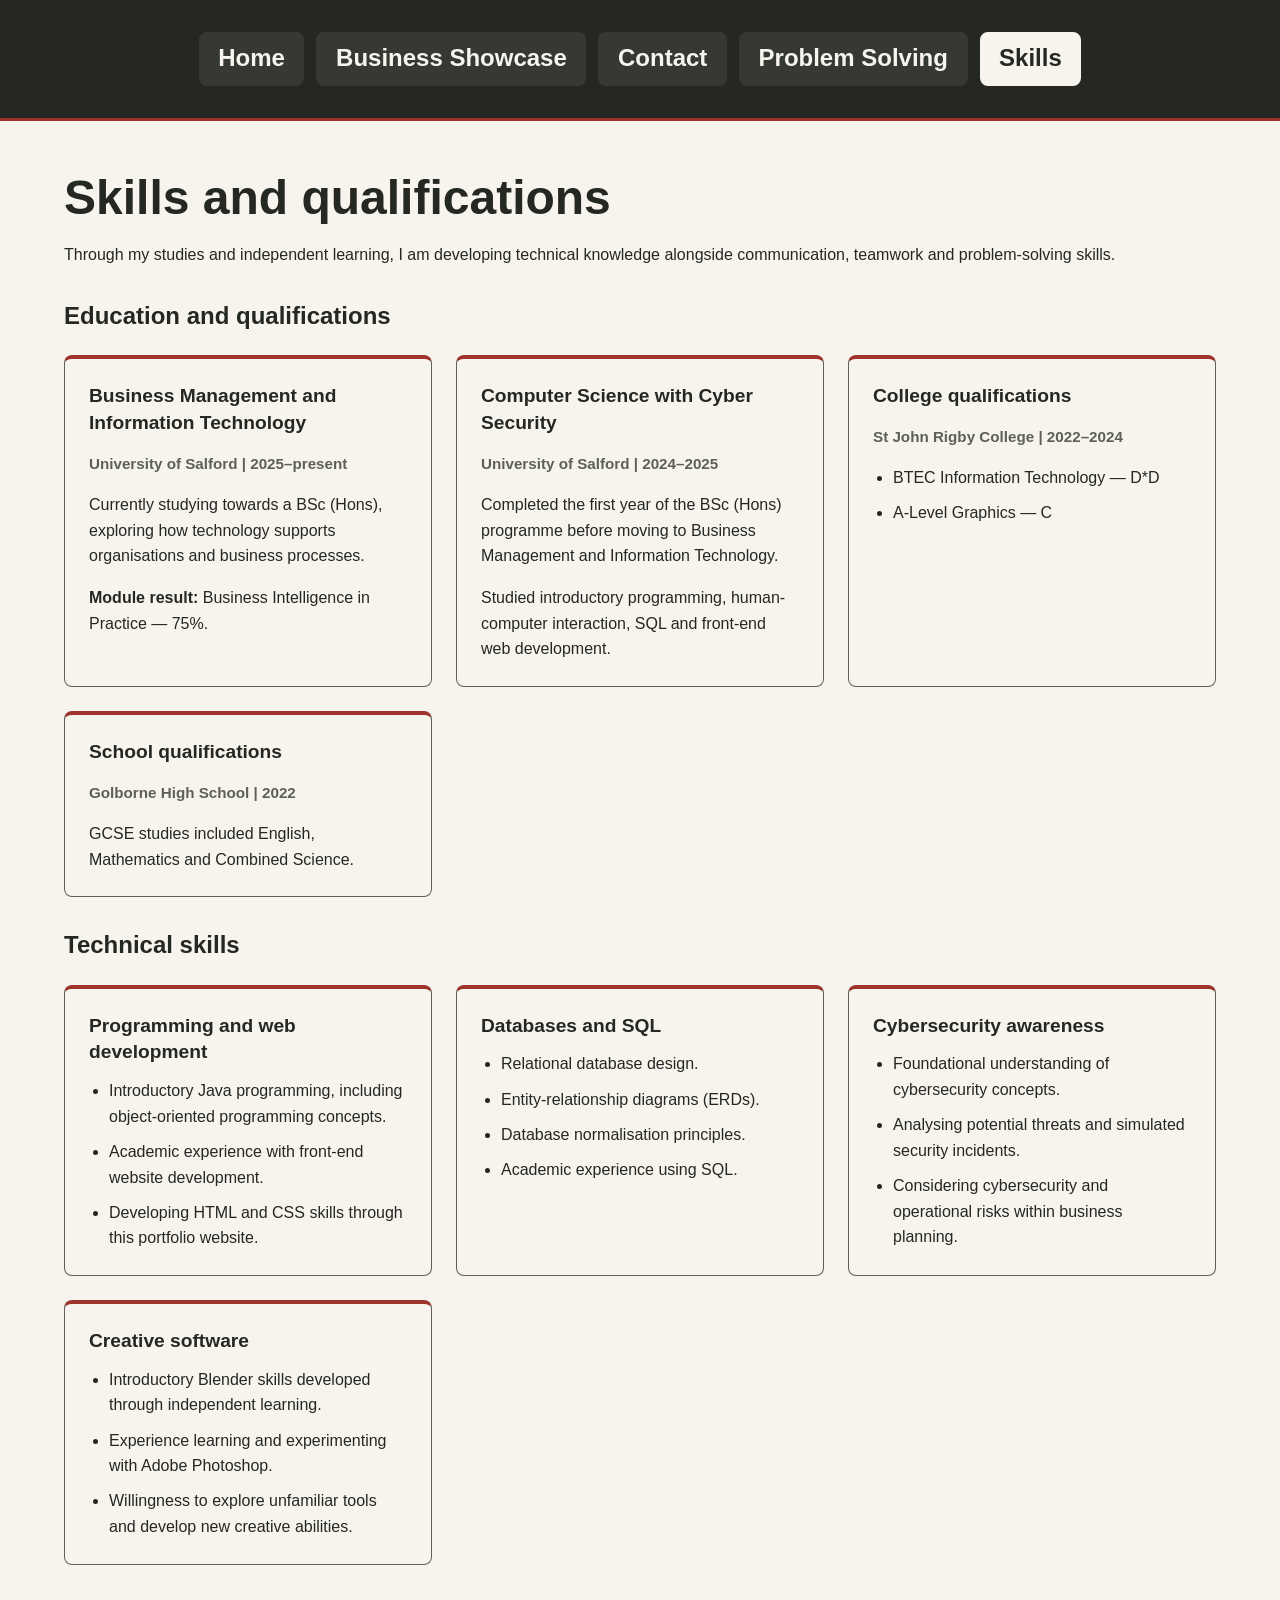
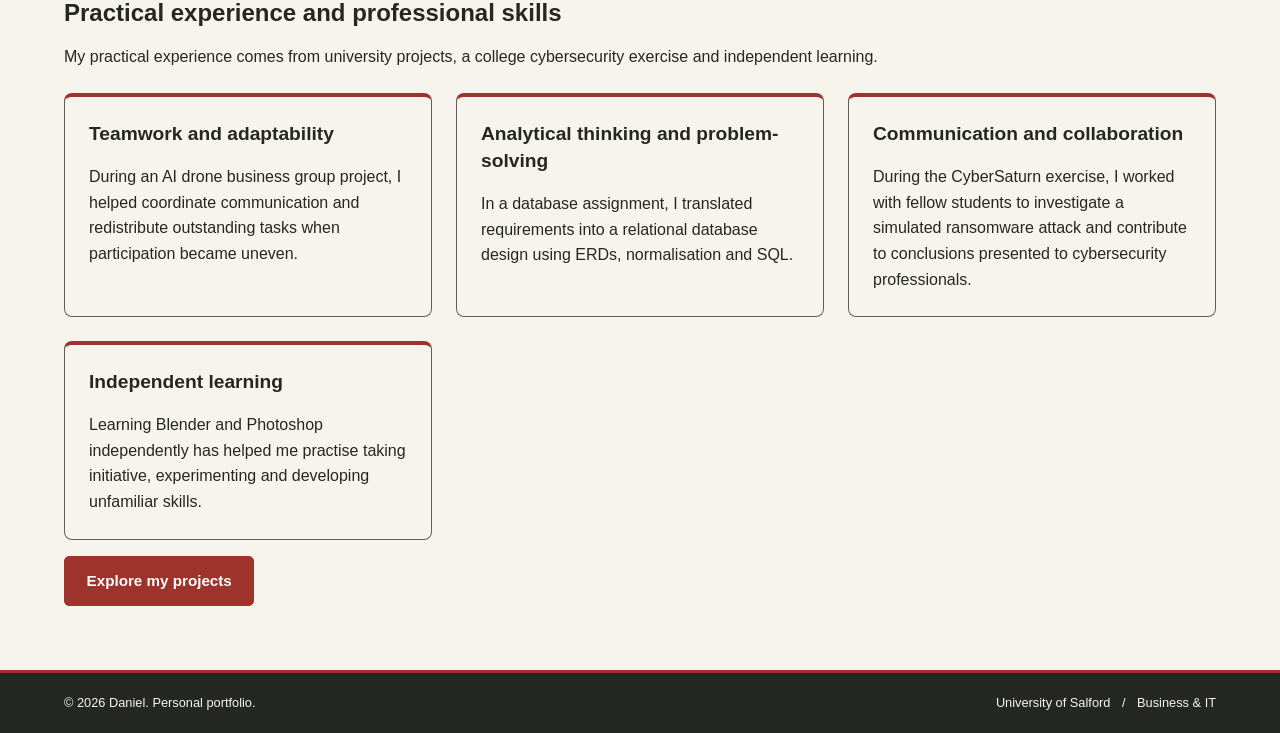
<file: Skills.html>
<!DOCTYPE html>
<html lang="en-GB">

<head>
    <meta charset="UTF-8">

    <!-- Allows the layout to adapt to mobile and desktop screens. -->
    <meta name="viewport" content="width=device-width, initial-scale=1.0">

    <meta name="description"
          content="Daniel Ratcliffe's education, technical skills and practical experience in business and information technology.">

    <title>Daniel | Skills</title>
    <link rel="stylesheet" href="StyleSheet.css">
</head>

<body>

    <!-- Shared navigation: Skills is highlighted on this page. -->
    <header class="site-header">
        <div class="container header-inner">
            <nav class="site-nav" aria-label="Main navigation">
                <a href="index.html">Home</a>
                <a href="BusinessShowcase.html">Business Showcase</a>
                <a href="Contact.html">Contact</a>
                <a href="ProblemSolving.html">Problem Solving</a>
                <a href="Skills.html" aria-current="page">Skills</a>
            </nav>
        </div>
    </header>

    <main id="main-content" class="page-main">
        <div class="container">

            <h1>Skills and qualifications</h1>
            <p>
                Through my studies and independent learning, I am developing
                technical knowledge alongside communication, teamwork and
                problem-solving skills.
            </p>

            <!-- EDUCATION
                 Distinguish ongoing study from completed qualifications. -->
            <section aria-labelledby="education-title">
                <h2 id="education-title">Education and qualifications</h2>

                <div class="skills-grid">

                    <article class="skill-card">
                        <h3>Business Management and Information Technology</h3>
                        <p class="skill-meta">
                            University of Salford | 2025–present
                        </p>
                        <p>
                            Currently studying towards a BSc (Hons),
                            exploring how technology supports organisations
                            and business processes.
                        </p>
                        <p>
                            <strong>Module result:</strong>
                            Business Intelligence in Practice — 75%.
                        </p>
                    </article>

                    <article class="skill-card">
                        <h3>Computer Science with Cyber Security</h3>
                        <p class="skill-meta">
                            University of Salford | 2024–2025
                        </p>
                        <p>
                            Completed the first year of the BSc (Hons)
                            programme before moving to Business Management
                            and Information Technology.
                        </p>
                        <p>
                            Studied introductory programming,
                            human-computer interaction, SQL and
                            front-end web development.
                        </p>
                    </article>

                    <article class="skill-card">
                        <h3>College qualifications</h3>
                        <p class="skill-meta">
                            St John Rigby College | 2022–2024
                        </p>
                        <ul>
                            <li>BTEC Information Technology — D*D</li>
                            <li>A-Level Graphics — C</li>
                        </ul>
                    </article>

                    <article class="skill-card">
                        <h3>School qualifications</h3>
                        <p class="skill-meta">
                            Golborne High School | 2022
                        </p>
                        <p>
                            GCSE studies included English, Mathematics
                            and Combined Science.
                        </p>
                    </article>

                </div>
            </section>

            <!-- TECHNICAL SKILLS
                 Describe the level of experience rather than using
                 unsupported percentage ratings or progress bars. -->
            <section aria-labelledby="technical-title">
                <h2 id="technical-title">Technical skills</h2>

                <div class="skills-grid">

                    <article class="skill-card">
                        <h3>Programming and web development</h3>
                        <ul>
                            <li>
                                Introductory Java programming, including
                                object-oriented programming concepts.
                            </li>
                            <li>
                                Academic experience with front-end
                                website development.
                            </li>
                            <li>
                                Developing HTML and CSS skills through
                                this portfolio website.
                            </li>
                        </ul>
                    </article>

                    <article class="skill-card">
                        <h3>Databases and SQL</h3>
                        <ul>
                            <li>Relational database design.</li>
                            <li>Entity-relationship diagrams (ERDs).</li>
                            <li>Database normalisation principles.</li>
                            <li>Academic experience using SQL.</li>
                        </ul>
                    </article>

                    <article class="skill-card">
                        <h3>Cybersecurity awareness</h3>
                        <ul>
                            <li>
                                Foundational understanding of
                                cybersecurity concepts.
                            </li>
                            <li>
                                Analysing potential threats and
                                simulated security incidents.
                            </li>
                            <li>
                                Considering cybersecurity and operational
                                risks within business planning.
                            </li>
                        </ul>
                    </article>

                    <article class="skill-card">
                        <h3>Creative software</h3>
                        <ul>
                            <li>
                                Introductory Blender skills developed
                                through independent learning.
                            </li>
                            <li>
                                Experience learning and experimenting
                                with Adobe Photoshop.
                            </li>
                            <li>
                                Willingness to explore unfamiliar tools
                                and develop new creative abilities.
                            </li>
                        </ul>
                    </article>

                </div>
            </section>

            <!-- PRACTICAL EXPERIENCE
                 These examples come from academic projects and learning
                 activities, rather than being presented as employment. -->
            <section aria-labelledby="experience-title">
                <h2 id="experience-title">
                    Practical experience and professional skills
                </h2>

                <p>
                    My practical experience comes from university projects,
                    a college cybersecurity exercise and independent learning.
                </p>

                <div class="skills-grid">

                    <article class="skill-card">
                        <h3>Teamwork and adaptability</h3>
                        <p>
                            During an AI drone business group project,
                            I helped coordinate communication and
                            redistribute outstanding tasks when
                            participation became uneven.
                        </p>
                    </article>

                    <article class="skill-card">
                        <h3>Analytical thinking and problem-solving</h3>
                        <p>
                            In a database assignment, I translated
                            requirements into a relational database design
                            using ERDs, normalisation and SQL.
                        </p>
                    </article>

                    <article class="skill-card">
                        <h3>Communication and collaboration</h3>
                        <p>
                            During the CyberSaturn exercise, I worked with
                            fellow students to investigate a simulated
                            ransomware attack and contribute to conclusions
                            presented to cybersecurity professionals.
                        </p>
                    </article>

                    <article class="skill-card">
                        <h3>Independent learning</h3>
                        <p>
                            Learning Blender and Photoshop independently
                            has helped me practise taking initiative,
                            experimenting and developing unfamiliar skills.
                        </p>
                    </article>

                </div>

                <p>
                    <a class="button button-primary"
                       href="BusinessShowcase.html">
                        Explore my projects
                    </a>
                </p>
            </section>

        </div>
    </main>

    <!-- Shared footer used throughout the portfolio. -->
    <footer class="site-footer">
        <div class="container footer-inner">
            <p>&copy; 2026 Daniel. Personal portfolio.</p>
            <p>
                University of Salford
                <span aria-hidden="true">/</span>
                Business &amp; IT
            </p>
        </div>
    </footer>

</body>
</html>
</file>
<file: StyleSheet.css>
/* Rebuilt to streamline and organize the css sheet. */

/* 1. COLOUR PALETTE
   Change these values to try a different palette across the website. */
:root {
    --background: #f7f4ee;
    --text: #252723;
    --muted: #5c6059;
    --accent: #9d332b;
    --accent-dark: #77241e;
    --glow: #eadbd2;
    --soft-accent: #ece2d9;
    --on-accent: #ffffff;
    --nav-button: rgba(255, 255, 255, 0.08);
}

/* 2. PAGE DEFAULTS
   Include padding and borders in widths to prevent unexpected overflow. */
* {
    box-sizing: border-box;
}

html {
    min-height: 100%;
}

/* All page text inherits this font, including navigation and footer text.
   A column layout lets main fill spare space and keeps the footer low. */
body {
    margin: 0;
    min-height: 100vh;
    display: flex;
    flex-direction: column;
    background-color: var(--background);
    color: var(--text);
    font-family: Arial, Helvetica, sans-serif;
    line-height: 1.6;
}

/* Form controls otherwise may use a different browser-default font. */
button,
input,
select,
textarea {
    font: inherit;
}

main {
    flex: 1;
}

a {
    color: var(--accent);
    text-underline-offset: 0.25em;
}

/* Visible focus makes links and controls usable with the keyboard. */
a:focus-visible,
button:focus-visible,
input:focus-visible,
select:focus-visible,
textarea:focus-visible {
    outline: 3px solid var(--accent);
    outline-offset: 4px;
}

/* 3. SHARED CONTENT WIDTH
   Reuse this class inside the header, main area and footer. */
.container {
    width: 90%;
    max-width: 1160px;
    margin: 0 auto;
}

/* 4. HEADER AND NAVIGATION
   The contrasting strip stretches across the full width of the page. */
.site-header {
    width: 100%;
    background-color: var(--text);
    color: var(--background);
    border-bottom: 3px solid var(--accent);
}

.header-inner {
    padding-top: 1.5rem;
    padding-bottom: 1.5rem;
}

/* Gap spaces the buttons apart; padding leaves space around the group.
   Wrapping prevents the navigation extending beyond narrow screens. */
.site-nav {
    display: flex;
    flex-wrap: wrap;
    align-items: center;
    justify-content: center;
    gap: 0.75rem;
    padding: 0.5rem;
}

.site-nav a {
    display: inline-flex;
    align-items: center;
    justify-content: center;
    padding: 0.65rem 1.1rem;
    border: 2px solid transparent;
    border-radius: 8px;
    background-color: var(--nav-button);
    color: var(--background);
    font-size: 1.5rem;
    font-weight: 700;
    line-height: 1.2;
    text-align: center;
    text-decoration: none;
}

/* Hover, keyboard focus and the current page share a clear highlight.
   Only the current page's link should have aria-current="page" in HTML. */
.site-nav a:hover,
.site-nav a:focus-visible,
.site-nav a[aria-current="page"] {
    background-color: var(--background);
    color: var(--text);
    border-color: var(--background);
}

.site-header a:focus-visible {
    outline-color: var(--background);
}

/* A slight movement provides feedback while a button is pressed. */
.site-nav a:active {
    transform: translateY(2px);
}

/* 5. HOME PAGE
   These styles only affect elements carrying the home-page classes. */
.home-main {
    display: flex;
    align-items: center;
    padding: 5rem 0;
    background-image: radial-gradient(
        ellipse at 85% 25%,
        var(--glow) 0%,
        transparent 60%
    );
}

.introduction {
    max-width: 850px;
    margin: 0 auto;
    text-align: center;
}

.eyebrow {
    margin: 0 0 1.4rem;
    color: var(--accent);
    font-size: 0.8rem;
    font-weight: 700;
    letter-spacing: 0.15em;
    text-transform: uppercase;
}

/* clamp scales the name between a minimum and maximum font size.
   Scoping this rule avoids oversized headings on the other pages. */
.introduction h1 {
    margin: 0;
    font-size: clamp(3rem, 7vw, 5.8rem);
    font-weight: 700;
    letter-spacing: -0.065em;
    line-height: 1.08;
    overflow-wrap: anywhere;
}

.intro-subtitle {
    margin: 1.4rem 0 2.5rem;
    font-size: clamp(1.1rem, 2.5vw, 1.45rem);
}

.about-me {
    max-width: 630px;
    margin: 0 auto;
}

.about-me h2 {
    margin: 0 0 0.5rem;
    font-size: 1rem;
    font-weight: 700;
}

.about-me p {
    margin: 0;
    color: var(--muted);
    font-size: 1rem;
    line-height: 1.85;
}

.intro-actions {
    display: flex;
    justify-content: center;
    flex-wrap: wrap;
    gap: 0.85rem;
    margin-top: 2rem;
}

/* 6. REUSABLE CONTENT BUTTONS
   Links remain links even when styled to look like buttons. */
.button {
    display: inline-flex;
    align-items: center;
    justify-content: center;
    gap: 1rem;
    min-height: 48px;
    padding: 0.75rem 1.35rem;
    border: 1px solid var(--accent);
    border-radius: 5px;
    font-size: 0.95rem;
    font-weight: 700;
    text-align: center;
    text-decoration: none;
}

.button-primary {
    background-color: var(--accent);
    color: var(--on-accent);
}

.button-primary:hover {
    background-color: var(--accent-dark);
    border-color: var(--accent-dark);
}

.button-secondary {
    background-color: transparent;
    color: var(--accent);
}

.button-secondary:hover {
    background-color: var(--soft-accent);
}

/* 7. FOOTER
   Stays below the content without being fixed over it while scrolling. */
.site-footer {
    width: 100%;
    background-color: var(--text);
    color: var(--background);
    border-top: 3px solid var(--accent);
    font-size: 0.8rem;
}

.footer-inner {
    display: flex;
    justify-content: space-between;
    flex-wrap: wrap;
    gap: 0.5rem 2rem;
    padding-top: 1.25rem;
    padding-bottom: 1.25rem;
}

.footer-inner p {
    margin: 0;
}

.footer-inner span {
    padding: 0 0.5rem;
}

/* 8. SMALLER SCREENS
   Keep these overrides last so the base rules do not overwrite them.
   Navigation retains its 1.5rem text size and wraps as needed. */
@media (max-width: 700px) {
    .header-inner {
        padding-top: 1rem;
        padding-bottom: 1rem;
    }

    .site-nav {
        gap: 0.6rem;
    }

    .home-main {
        padding: 3.5rem 0;
    }

    .footer-inner {
        flex-direction: column;
        align-items: center;
        text-align: center;
    }
}


/* SHARED INNER-PAGE CONTENT
   Spacing and headings for Contact, Skills, Business Showcase
   and Problem Solving. The home page keeps its own layout. */
.page-main {
    padding: 3rem 0;
}

.page-main h1 {
    margin: 0 0 1rem;
    font-size: clamp(2rem, 5vw, 3rem);
    line-height: 1.2;
}

.page-main section {
    margin-top: 2rem;
}

.page-main h2 {
    margin: 0 0 0.75rem;
    font-size: 1.5rem;
    line-height: 1.3;
}

/* CONTACT PAGE
   Cards automatically stack when there is insufficient space
   for two columns, including on mobile screens. */
.contact-grid {
    display: grid;
    grid-template-columns: repeat(
        auto-fit,
        minmax(min(100%, 280px), 1fr)
    );
    gap: 1.5rem;
    margin-top: 2rem;
}

/* More specific than .page-main section, so the shared section
   margin does not create extra space above these cards. */
.page-main .contact-card {
    margin-top: 0;
    padding: 1.75rem;
    border: 1px solid var(--muted);
    border-top: 4px solid var(--accent);
    border-radius: 8px;
}

.contact-address {
    font-weight: 700;
    overflow-wrap: anywhere;
}

.contact-note {
    color: var(--muted);
    font-size: 0.9rem;
}

/* SKILLS PAGE
   Cards form columns where space allows and stack on small screens. */
.skills-grid {
    display: grid;
    grid-template-columns: repeat(
        auto-fit,
        minmax(min(100%, 300px), 1fr)
    );
    gap: 1.5rem;
    margin-top: 1.5rem;
}

/* Matches the visual style of the Contact page cards. */
.skill-card {
    min-width: 0;
    padding: 1.5rem;
    border: 1px solid var(--muted);
    border-top: 4px solid var(--accent);
    border-radius: 8px;
    overflow-wrap: anywhere;
}

.skill-card h3 {
    margin: 0 0 0.75rem;
    font-size: 1.2rem;
    line-height: 1.4;
}

.skill-meta {
    color: var(--muted);
    font-size: 0.95rem;
    font-weight: 700;
}

.skill-card ul {
    margin: 0;
    padding-left: 1.25rem;
}

.skill-card li + li {
    margin-top: 0.6rem;
}

.skill-card > :last-child {
    margin-bottom: 0;
}

/* RESTAURANT HOUSE STYLE
   Colours are defined inside the demonstration only, so they
   do not change the portfolio header, footer or other pages. */
.restaurant-demo {
    --restaurant-background: #fff8eb;
    --restaurant-surface: #f2e5ce;
    --restaurant-green: #203e35;
    --restaurant-text: #28382e;
    --restaurant-muted: #596151;
    --restaurant-accent: #a63e2b;
    --restaurant-accent-hover: #803020;
    --restaurant-border: #c8b99e;

    margin-top: 3rem;
    border: 2px solid var(--restaurant-green);
    border-radius: 12px;

    background-color: var(--restaurant-background);
    color: var(--restaurant-text);
    font-family: "Trebuchet MS", Arial, sans-serif;
    line-height: 1.7;
}

/* Serif headings give the restaurant its own identity.
   Body text remains in a readable sans-serif font. */
.restaurant-demo h2,
.restaurant-demo h3 {
    font-family: Georgia, "Times New Roman", serif;
    font-weight: 700;
    letter-spacing: normal;
}

/* Default restaurant links use the terracotta accent. */
.restaurant-demo a {
    color: var(--restaurant-accent);
}

/* Keyboard focus remains clearly visible within the restaurant. */
.restaurant-demo a:focus-visible,
.restaurant-demo button:focus-visible,
.restaurant-demo input:focus-visible,
.restaurant-demo select:focus-visible,
.restaurant-demo textarea:focus-visible {
    outline: 3px solid var(--restaurant-accent);
    outline-offset: 4px;
}

/* RESTAURANT HEADER
   Forest green and ivory distinguish it from the portfolio bar. */
.restaurant-header {
    padding: 2rem 1.5rem;
    border-bottom: 4px solid var(--restaurant-accent);
    border-radius: 10px 10px 0 0;
    background-color: var(--restaurant-green);
    color: var(--restaurant-background);
    text-align: center;
}

.restaurant-header .restaurant-name {
    margin: 0 0 1.25rem;
    font-size: clamp(2rem, 5vw, 3rem);
    line-height: 1.2;
}

/* Restaurant navigation wraps naturally on smaller screens. */
.restaurant-nav {
    display: flex;
    flex-wrap: wrap;
    justify-content: center;
    gap: 0.75rem;
}

.restaurant-nav a {
    display: inline-flex;
    align-items: center;
    justify-content: center;
    min-height: 44px;
    padding: 0.55rem 1.1rem;

    border: 1px solid var(--restaurant-background);
    border-radius: 4px;

    color: var(--restaurant-background);
    font-size: 1rem;
    font-weight: 700;
    text-decoration: none;
}

.restaurant-nav a:hover,
.restaurant-nav a:focus-visible {
    background-color: var(--restaurant-background);
    color: var(--restaurant-green);
}

.restaurant-nav a:focus-visible {
    outline-color: var(--restaurant-background);
}

/* OPENING SECTION
   The warm background contrasts with the green restaurant header. */
.restaurant-demo .restaurant-hero {
    margin-top: 0;
    padding: clamp(2.5rem, 7vw, 5rem) 1.5rem;
    background-color: var(--restaurant-surface);
    text-align: center;
}

.restaurant-demo .restaurant-label {
    margin: 0 0 1rem;
    color: var(--restaurant-accent);
    font-size: 0.85rem;
    font-weight: 700;
    letter-spacing: 0.15em;
    text-transform: uppercase;
}

.restaurant-hero h2 {
    margin-bottom: 1.25rem;
    color: var(--restaurant-green);
    font-size: clamp(2.2rem, 6vw, 4rem);
    line-height: 1.15;
}

.restaurant-hero p {
    max-width: 600px;
    margin-left: auto;
    margin-right: auto;
}

.restaurant-hero .button {
    margin-top: 0.75rem;
}

.restaurant-demo-note {
    margin-top: 1.5rem;
    color: var(--restaurant-muted);
    font-size: 0.85rem;
}

/* RESTAURANT BUTTONS
   Keep the shared button sizing but override its colours
   and shape only when it appears inside the restaurant. */
.restaurant-demo .button {
    border-color: var(--restaurant-accent);
    border-radius: 4px;
    font-family: inherit;
    font-weight: 700;
}

.restaurant-demo .button-primary {
    background-color: var(--restaurant-accent);
    color: var(--restaurant-background);
}

.restaurant-demo .button-primary:hover {
    border-color: var(--restaurant-accent-hover);
    background-color: var(--restaurant-accent-hover);
}

.restaurant-demo .button-secondary {
    background-color: transparent;
    color: var(--restaurant-accent);
}

.restaurant-demo .button-secondary:hover {
    background-color: var(--restaurant-surface);
}

/* CONTENT SECTIONS
   These rules also apply when we populate the menu and form. */
.restaurant-demo .restaurant-section {
    margin-top: 0;
    padding: 2.5rem 1.5rem;
    border-top: 1px solid var(--restaurant-border);
    scroll-margin-top: 1rem;
}

.restaurant-section h2 {
    color: var(--restaurant-green);
    font-size: clamp(1.8rem, 4vw, 2.4rem);
}

.restaurant-section h3 {
    color: var(--restaurant-green);
    font-size: 1.4rem;
}

/* Future form controls inherit the restaurant's body font. */
.restaurant-demo input,
.restaurant-demo select,
.restaurant-demo textarea,
.restaurant-demo button {
    font: inherit;
}

/* RESTAURANT MENU
   Cards automatically stack when the available width is limited. */
.restaurant-menu-grid {
    display: grid;
    grid-template-columns: repeat(
        auto-fit,
        minmax(min(100%, 240px), 1fr)
    );
    gap: 1.25rem;
    margin-top: 1.5rem;
}

.restaurant-menu-item {
    display: flex;
    flex-direction: column;
    padding: 1.5rem;
    border: 1px solid var(--restaurant-border);
    border-radius: 8px;
    background-color: var(--restaurant-background);
}

.restaurant-menu-item h3 {
    margin: 0 0 0.75rem;
}

.restaurant-menu-item p {
    margin: 0 0 1rem;
}

/* Text labels communicate dietary options without relying on colour. */
.restaurant-menu-item .restaurant-dietary {
    color: var(--restaurant-green);
    font-size: 0.85rem;
    font-weight: 700;
}

/* Auto margin aligns prices towards the bottom of each card. */
.restaurant-menu-item .restaurant-price {
    margin-top: auto;
    margin-bottom: 0;
    padding-top: 0.5rem;
    color: var(--restaurant-accent);
    font-size: 1.25rem;
    font-weight: 700;
}

.restaurant-menu-note {
    margin-top: 1.5rem;
    color: var(--restaurant-muted);
    font-size: 0.9rem;
}

/* OFFER PANEL
   A contrasting background draws attention to the promotion. */
.restaurant-offer {
    padding: 1.5rem;
    border-left: 5px solid var(--restaurant-accent);
    border-radius: 4px;
    background-color: var(--restaurant-surface);
}

.restaurant-offer h3 {
    margin-top: 0;
}

.restaurant-offer .button {
    margin-top: 0.5rem;
}

/* Booking form: keep fields readable and contained within the restaurant demo. */
.restaurant-demo #booking-form {
    max-width: 640px;
    margin-top: 1.5rem;
}

.restaurant-demo .booking-field {
    margin-bottom: 1.25rem;
}

.restaurant-demo .booking-field label {
    display: block;
    margin-bottom: 0.4rem;
    font-weight: bold;
}

/* Full-width controls adapt to the available space on smaller screens. */
.restaurant-demo .booking-field input,
.restaurant-demo .booking-field select,
.restaurant-demo .booking-field textarea {
    display: block;
    width: 100%;
    min-height: 44px;
    padding: 0.75rem;
    border: 1px solid var(--restaurant-border);
    border-radius: 4px;
    background-color: var(--restaurant-background);
    color: var(--restaurant-text);
    font: inherit;
}

.restaurant-demo .booking-field textarea {
    resize: vertical;
}

.restaurant-demo .booking-help {
    margin-top: 0.5rem;
    color: var(--restaurant-muted);
    font-size: 0.9rem;
}

.restaurant-demo #booking-submit {
    min-height: 44px;
    padding: 0.75rem 1.25rem;
    cursor: pointer;
}

/* The button remains unavailable until its JavaScript is ready. */
.restaurant-demo #booking-submit:disabled {
    opacity: 0.6;
    cursor: not-allowed;
}

.restaurant-demo #booking-status {
    margin-top: 1rem;
    font-weight: bold;
}

/* Restaurant photographs: consistent proportions and responsive sizing.*/
.restaurant-demo .restaurant-food-image {
    display: block;
    width: 100%;
    height: auto;
    aspect-ratio: 4 / 3;
    object-fit: cover;
    border-radius: 6px;
}

/* Leave space between each menu photograph and its pizza heading. */
.restaurant-demo .restaurant-menu-item .restaurant-food-image {
    margin-bottom: 1rem;
}

/* The offer photograph and text sit beside each other on wider screens.
   They stack automatically when the available space becomes narrower. */
.restaurant-demo .restaurant-offer-layout {
    display: grid;
    grid-template-columns: repeat(
        auto-fit,
        minmax(min(100%, 260px), 1fr)
    );
    gap: 1.5rem;
    align-items: center;
}

/* BUSINESS SHOWCASE
   Full-width project cards keep the longer explanations easy to read. */
.showcase-intro {
    max-width: 75ch;
    color: var(--muted);
}

.page-main .showcase-project {
    margin-top: 2rem;
    padding: clamp(1.25rem, 3vw, 2rem);
    border: 1px solid var(--muted);
    border-top: 4px solid var(--accent);
    border-radius: 8px;
    overflow-wrap: anywhere;
}

/* A short category helps visitors identify the type of project. */
.showcase-category {
    margin: 0 0 0.5rem;
    color: var(--accent);
    font-size: 0.85rem;
    font-weight: 700;
}

/* Definition-list headings provide consistent labels across projects. */
.showcase-details {
    margin: 1.5rem 0 0;
}

.showcase-details dt {
    margin-top: 1.25rem;
    font-weight: 700;
}

.showcase-details dt:first-child {
    margin-top: 0;
}

.showcase-details dd {
    max-width: 85ch;
    margin: 0.35rem 0 0;
}

/* Highlight the restaurant's design explanation within its project card. */
.showcase-rationale {
    margin: 1.5rem 0;
    padding: 1.25rem;
    border-radius: 6px;
    background-color: var(--soft-accent);
}

.showcase-rationale h3 {
    margin: 0 0 0.75rem;
    font-size: 1.2rem;
    line-height: 1.4;
}

.showcase-rationale ul {
    max-width: 85ch;
    margin: 0;
    padding-left: 1.25rem;
}

.showcase-rationale li + li {
    margin-top: 0.8rem;
}
</file>
